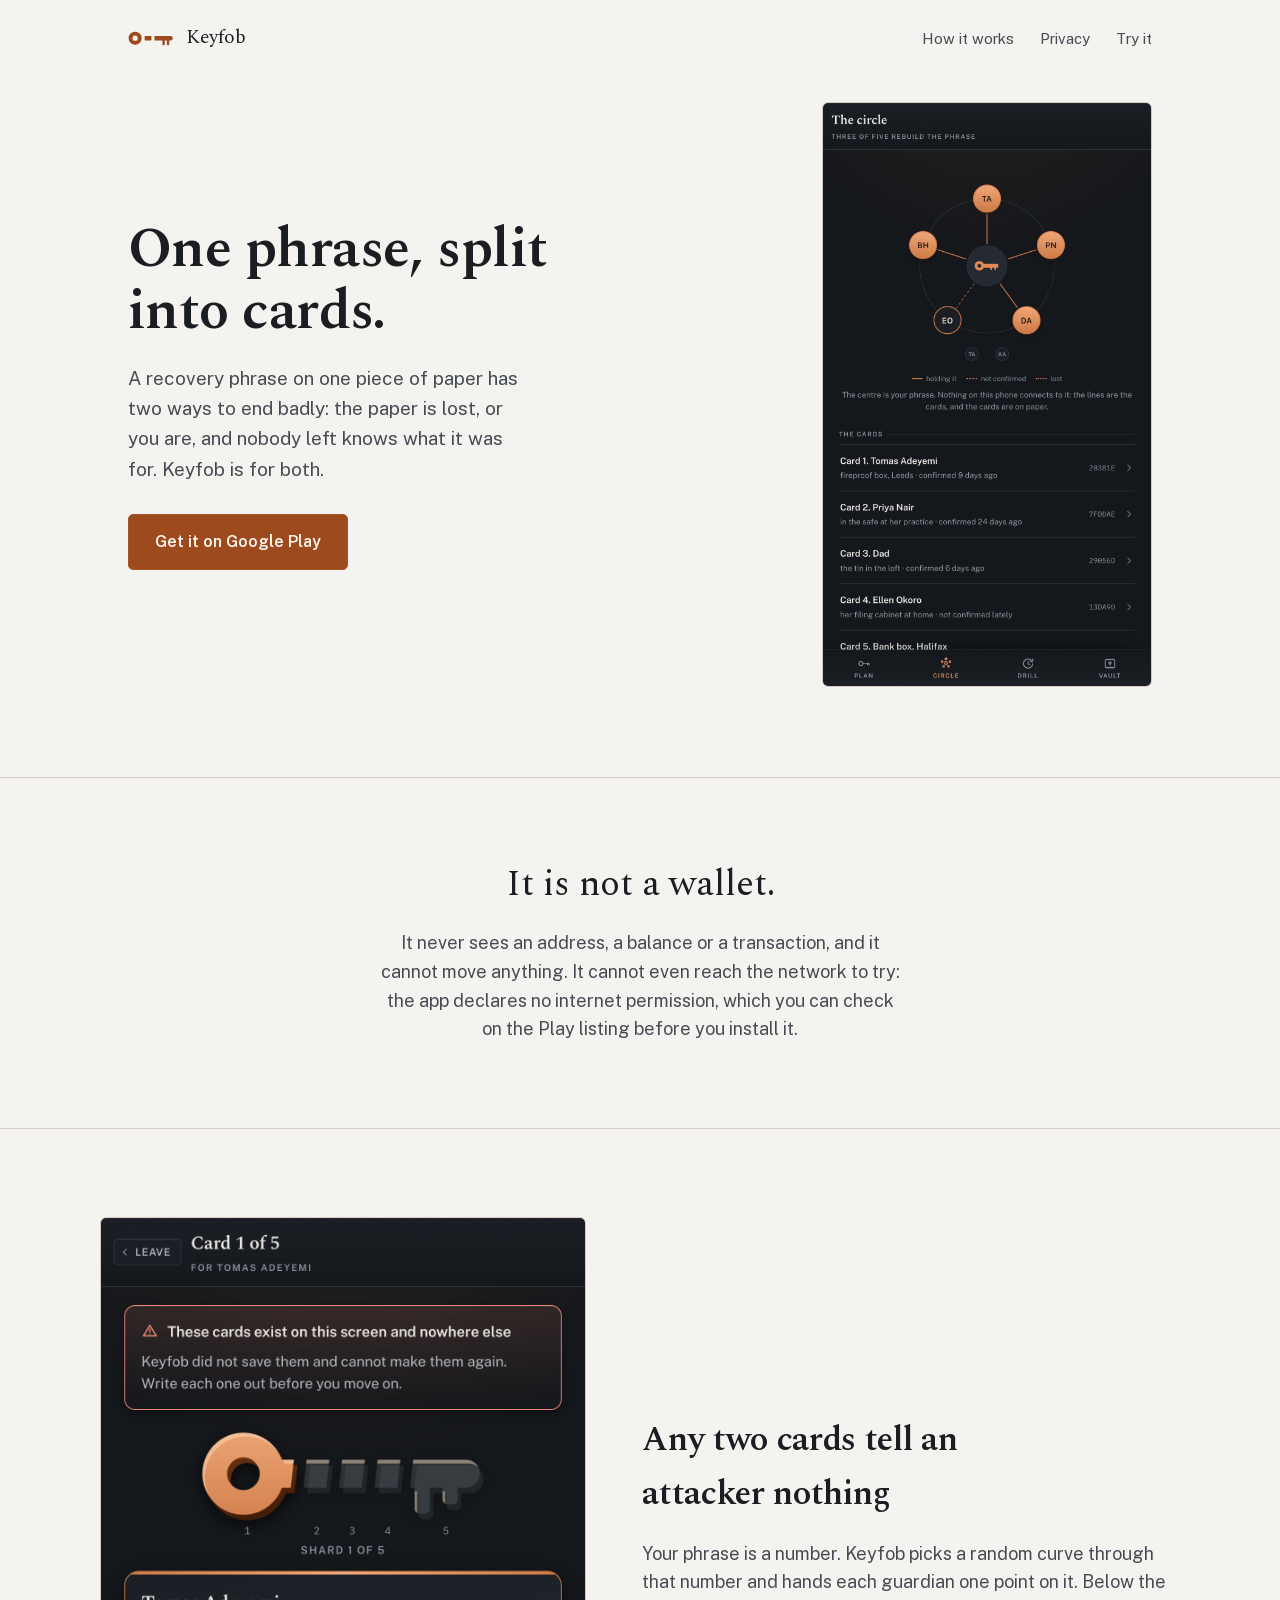
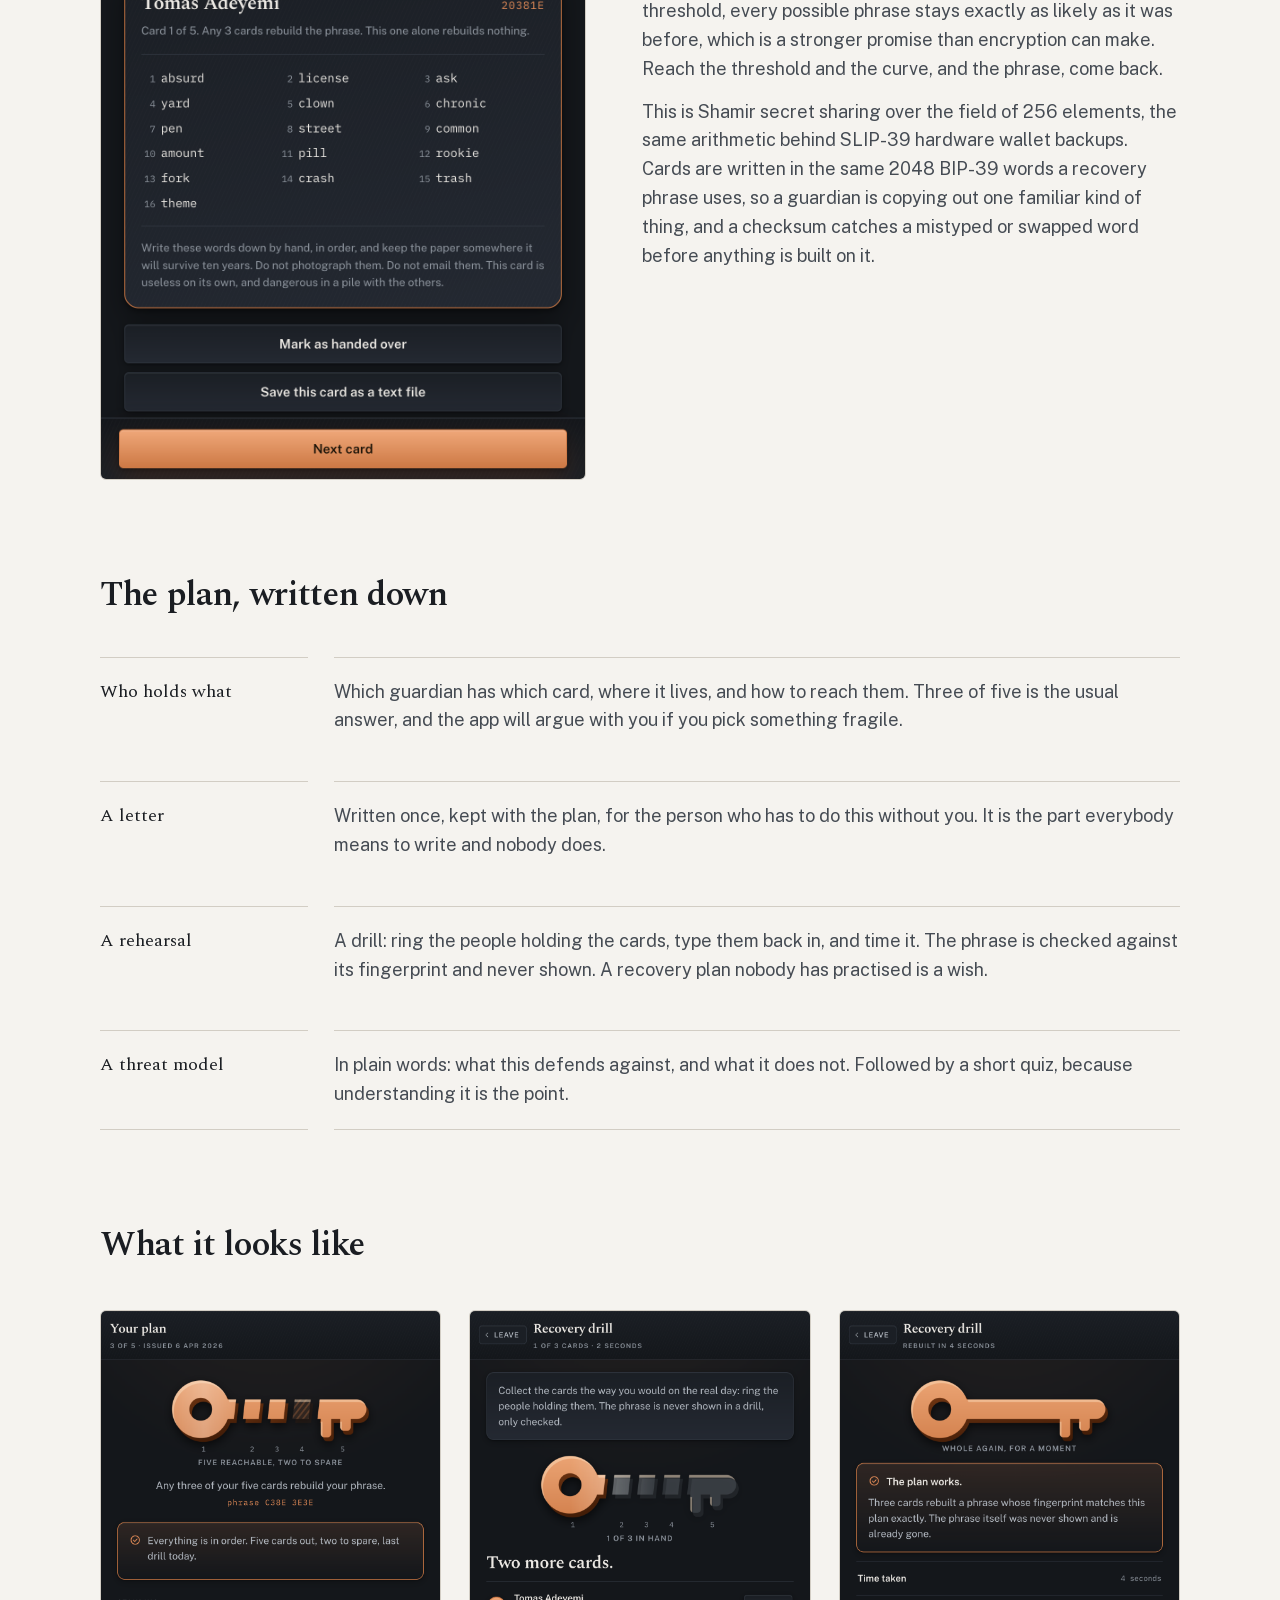
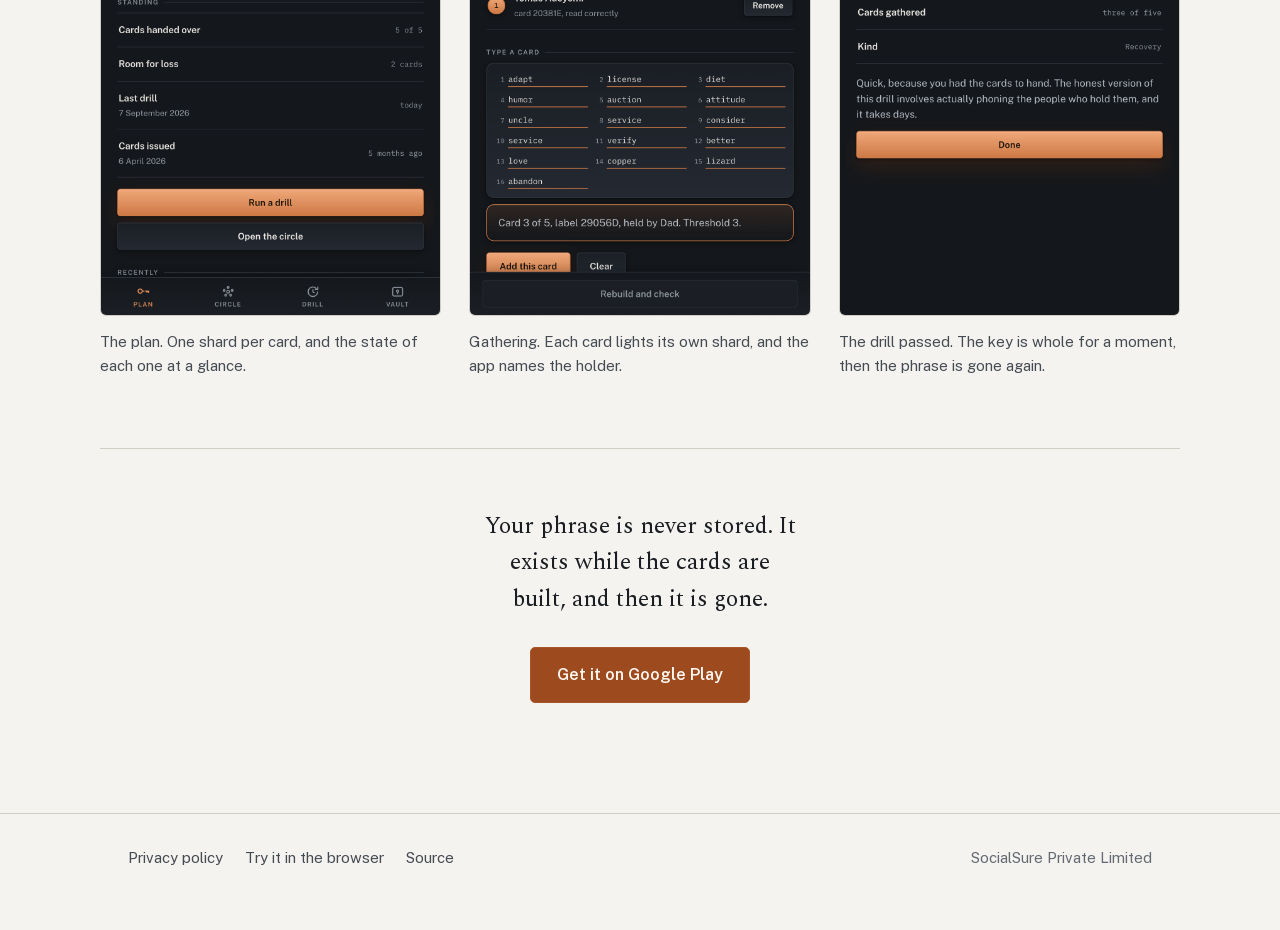
<file: docs/index.html>
<!doctype html>
<html lang="en">
<head>
<meta charset="utf-8">
<meta name="viewport" content="width=device-width, initial-scale=1">
<title>Keyfob. One phrase, split into cards.</title>
<meta name="description" content="Turn one recovery phrase into guardian cards using Shamir secret sharing, write down the plan, and rehearse it. Offline, and never a wallet.">
<meta property="og:title" content="Keyfob. One phrase, split into cards.">
<meta property="og:description" content="A recovery phrase on one piece of paper has two ways to end badly. This is for both.">
<link rel="icon" href="shots/icon.png">
<link rel="stylesheet" href="fonts/fonts.css">
<style>
  :root {
    --bg: #F5F3EF; --card: #EDEAE4; --fg: #1A1D22; --soft: #454B53; --faint: #636A73;
    --hair: #D2CDC4; --cu: #9C4A1E; --cu-line: #A9552A; --on-cu: #FFF6EF;
    --sans: "Public Sans", system-ui, -apple-system, sans-serif;
    --serif: "Spectral", Iowan Old Style, Georgia, serif;
  }
  @media (prefers-color-scheme: dark) {
    :root { --bg: #14171B; --card: #1B1F25; --fg: #ECE9E4; --soft: #B3B9C1; --faint: #8D949D;
            --hair: #2E343D; --cu: #E28B57; --cu-line: #CE7A46; --on-cu: #1A1207; }
  }
  * { box-sizing: border-box; }
  body { margin: 0; background: var(--bg); color: var(--fg); font-family: var(--sans);
         font-size: 18px; line-height: 1.6; -webkit-font-smoothing: antialiased; }
  .wrap { max-width: 1080px; margin: 0 auto; padding: 0 28px; }
  a { color: var(--cu); }
  h1, h2, h3 { font-family: var(--serif); font-weight: 600; letter-spacing: -0.01em; }

  .cta { display: inline-block; background: var(--cu); color: var(--on-cu); text-decoration: none;
         padding: 14px 26px; border-radius: 5px; font-size: 16px; font-weight: 600;
         border: 1px solid var(--cu-line); transition: transform .15s ease; }
  .cta:active { transform: translateY(1px); }

  nav { display: flex; align-items: center; justify-content: space-between; height: 76px; }
  .mark { display: flex; align-items: center; gap: 12px; font-family: var(--serif); font-size: 19px; }
  .mark svg { display: block; width: 46px; height: auto; }
  .mark svg .k { fill: var(--cu); }
  nav a { color: var(--soft); text-decoration: none; font-size: 15px; margin-left: 22px; }
  nav a:hover { color: var(--fg); }

  .hero { display: grid; grid-template-columns: 1.05fr .95fr; gap: 56px; align-items: center; padding: 26px 0 90px; }
  .hero h1 { font-size: clamp(36px, 4.8vw, 56px); line-height: 1.1; margin: 0 0 20px; }
  .hero p { font-size: 19px; color: var(--soft); margin: 0 0 30px; max-width: 34ch; }
  .shot { width: 100%; height: auto; border-radius: 6px; border: 1px solid var(--hair); display: block; }
  .hero .shot { max-width: 330px; margin-left: auto; }

  .notwallet { border-top: 1px solid var(--hair); border-bottom: 1px solid var(--hair);
               padding: 84px 0; text-align: center; }
  .notwallet p.big { font-family: var(--serif); font-size: clamp(26px, 3.4vw, 36px); line-height: 1.3;
    margin: 0 auto 20px; max-width: 22ch; }
  .notwallet p.after { color: var(--soft); max-width: 48ch; margin: 0 auto; }

  .maths { padding: 88px 0; display: grid; grid-template-columns: .95fr 1.05fr; gap: 56px; align-items: center; }
  .maths h2 { font-size: clamp(26px, 3vw, 34px); margin: 0 0 18px; max-width: 18ch; }
  .maths p { color: var(--soft); margin: 0 0 14px; }

  .plan { padding: 0 0 88px; }
  .plan h2 { font-size: clamp(26px, 3vw, 34px); margin: 0 0 34px; }
  .rows { display: grid; grid-template-columns: 13rem 1fr; gap: 26px; }
  .rows > div { padding: 20px 0; border-top: 1px solid var(--hair); }
  .rows > div:nth-last-child(-n+2) { border-bottom: 1px solid var(--hair); }
  .rows .k { font-family: var(--serif); font-size: 18px; }
  .rows p { margin: 0; color: var(--soft); }

  .gallery { padding: 0 0 70px; }
  .gallery h2 { font-size: clamp(26px, 3vw, 34px); margin: 0 0 38px; }
  .strip { display: grid; grid-template-columns: repeat(3, 1fr); gap: 28px; }
  .strip figure { margin: 0; }
  .strip figcaption { color: var(--soft); font-size: 15px; margin-top: 14px; }

  .close { text-align: center; padding: 60px 0 110px; border-top: 1px solid var(--hair); }
  .close p { font-family: var(--serif); font-size: 23px; max-width: 26ch; margin: 0 auto 28px; }

  footer { border-top: 1px solid var(--hair); padding: 32px 0 60px; color: var(--faint); font-size: 15px; }
  footer .r { display: flex; justify-content: space-between; gap: 20px; flex-wrap: wrap; }
  footer a { color: var(--soft); text-decoration: none; margin-right: 18px; }

  .reveal { opacity: 0; transform: translateY(14px); transition: opacity .6s ease, transform .6s ease; }
  .reveal.in { opacity: 1; transform: none; }
  @media (prefers-reduced-motion: reduce) { .reveal { opacity: 1; transform: none; transition: none } }

  @media (max-width: 860px) {
    .hero, .maths { grid-template-columns: 1fr; gap: 34px; }
    .hero .shot, .maths .shot { max-width: 320px; margin: 0 auto; }
    .rows { grid-template-columns: 1fr; gap: 6px; }
    .rows > div { padding: 16px 0 8px; }
    .strip { grid-template-columns: 1fr; max-width: 330px; margin: 0 auto; gap: 40px; }
    nav a { margin-left: 14px; font-size: 14px; }
  }
</style>
</head>
<body>

<div class="wrap">
  <nav>
    <span class="mark">
      <svg viewBox="0 0 310 104" aria-hidden="true">
        <g class="k">
          <path d="M4 55a44 44 0 0 1 88 0 44 44 0 0 1-88 0Zm44-17.5a17.5 17.5 0 1 0 0 35 17.5 17.5 0 0 0 0-35Z"/>
          <rect x="112" y="40" width="46" height="30" rx="4"/>
          <path d="M178 40h109a15 15 0 0 1 15 15 15 15 0 0 1-15 15h-9v28a5.6 5.6 0 0 1-5.6 5.6h-4.8A5.6 5.6 0 0 1 262 98V70h-14v28a5.6 5.6 0 0 1-5.6 5.6h-4.8A5.6 5.6 0 0 1 232 98V70h-54Z"/>
        </g>
      </svg> Keyfob</span>
    <span>
      <a href="#maths">How it works</a>
      <a href="privacy-policy.html">Privacy</a>
      <a href="play/">Try it</a>
    </span>
  </nav>

  <header class="hero">
    <div>
      <h1>One phrase, split into cards.</h1>
      <p>A recovery phrase on one piece of paper has two ways to end badly: the paper is lost, or you
        are, and nobody left knows what it was for. Keyfob is for both.</p>
      <a class="cta" href="https://play.google.com/store/apps/details?id=com.mohdshayan.keyfob">Get it on Google Play</a>
    </div>
    <img class="shot reveal" src="shots/01-circle.png" width="1080" height="1920"
         alt="The circle: the phrase at the centre, one card in each pair of hands around it.">
  </header>
</div>

<section class="notwallet">
  <div class="wrap">
    <p class="big">It is not a wallet.</p>
    <p class="after">It never sees an address, a balance or a transaction, and it cannot move anything.
      It cannot even reach the network to try: the app declares no internet permission, which you can
      check on the Play listing before you install it.</p>
  </div>
</section>

<section class="maths wrap" id="maths">
  <img class="shot reveal" src="shots/03-card.png" width="1080" height="1920"
       alt="A guardian card written out in BIP-39 words with its number, threshold and checksum.">
  <div>
    <h2>Any two cards tell an attacker nothing</h2>
    <p>Your phrase is a number. Keyfob picks a random curve through that number and hands each guardian
      one point on it. Below the threshold, every possible phrase stays exactly as likely as it was
      before, which is a stronger promise than encryption can make. Reach the threshold and the curve,
      and the phrase, come back.</p>
    <p>This is Shamir secret sharing over the field of 256 elements, the same arithmetic behind SLIP-39
      hardware wallet backups. Cards are written in the same 2048 BIP-39 words a recovery phrase uses, so
      a guardian is copying out one familiar kind of thing, and a checksum catches a mistyped or swapped
      word before anything is built on it.</p>
  </div>
</section>

<section class="plan wrap">
  <h2>The plan, written down</h2>
  <div class="rows">
    <div class="k">Who holds what</div>
    <div><p>Which guardian has which card, where it lives, and how to reach them. Three of five is the
      usual answer, and the app will argue with you if you pick something fragile.</p></div>
    <div class="k">A letter</div>
    <div><p>Written once, kept with the plan, for the person who has to do this without you. It is the
      part everybody means to write and nobody does.</p></div>
    <div class="k">A rehearsal</div>
    <div><p>A drill: ring the people holding the cards, type them back in, and time it. The phrase is
      checked against its fingerprint and never shown. A recovery plan nobody has practised is a wish.</p></div>
    <div class="k">A threat model</div>
    <div><p>In plain words: what this defends against, and what it does not. Followed by a short quiz,
      because understanding it is the point.</p></div>
  </div>
</section>

<section class="gallery wrap">
  <h2>What it looks like</h2>
  <div class="strip">
    <figure class="reveal">
      <img class="shot" src="shots/02-plan.png" width="1080" height="1920" alt="The plan screen: a key drawn in five shards, one per card, above the standing of each.">
      <figcaption>The plan. One shard per card, and the state of each one at a glance.</figcaption>
    </figure>
    <figure class="reveal">
      <img class="shot" src="shots/04-gather.png" width="1080" height="1920" alt="Gathering cards during a drill, with one shard of the key lit for the card entered.">
      <figcaption>Gathering. Each card lights its own shard, and the app names the holder.</figcaption>
    </figure>
    <figure class="reveal">
      <img class="shot" src="shots/05-drill.png" width="1080" height="1920" alt="A passed drill, with the key drawn whole again and the time it took.">
      <figcaption>The drill passed. The key is whole for a moment, then the phrase is gone again.</figcaption>
    </figure>
  </div>
</section>

<section class="close wrap">
  <p>Your phrase is never stored. It exists while the cards are built, and then it is gone.</p>
  <a class="cta" href="https://play.google.com/store/apps/details?id=com.mohdshayan.keyfob">Get it on Google Play</a>
</section>

<footer>
  <div class="wrap r">
    <span>
      <a href="privacy-policy.html">Privacy policy</a>
      <a href="play/">Try it in the browser</a>
      <a href="https://github.com/shayanmohd/keyfob">Source</a>
    </span>
    <span>SocialSure Private Limited</span>
  </div>
</footer>

<script>
  const io = new IntersectionObserver((es) => {
    for (const e of es) if (e.isIntersecting) { e.target.classList.add('in'); io.unobserve(e.target) }
  }, { threshold: 0.15 });
  document.querySelectorAll('.reveal').forEach(el => io.observe(el));
</script>
</body>
</html>
</file>
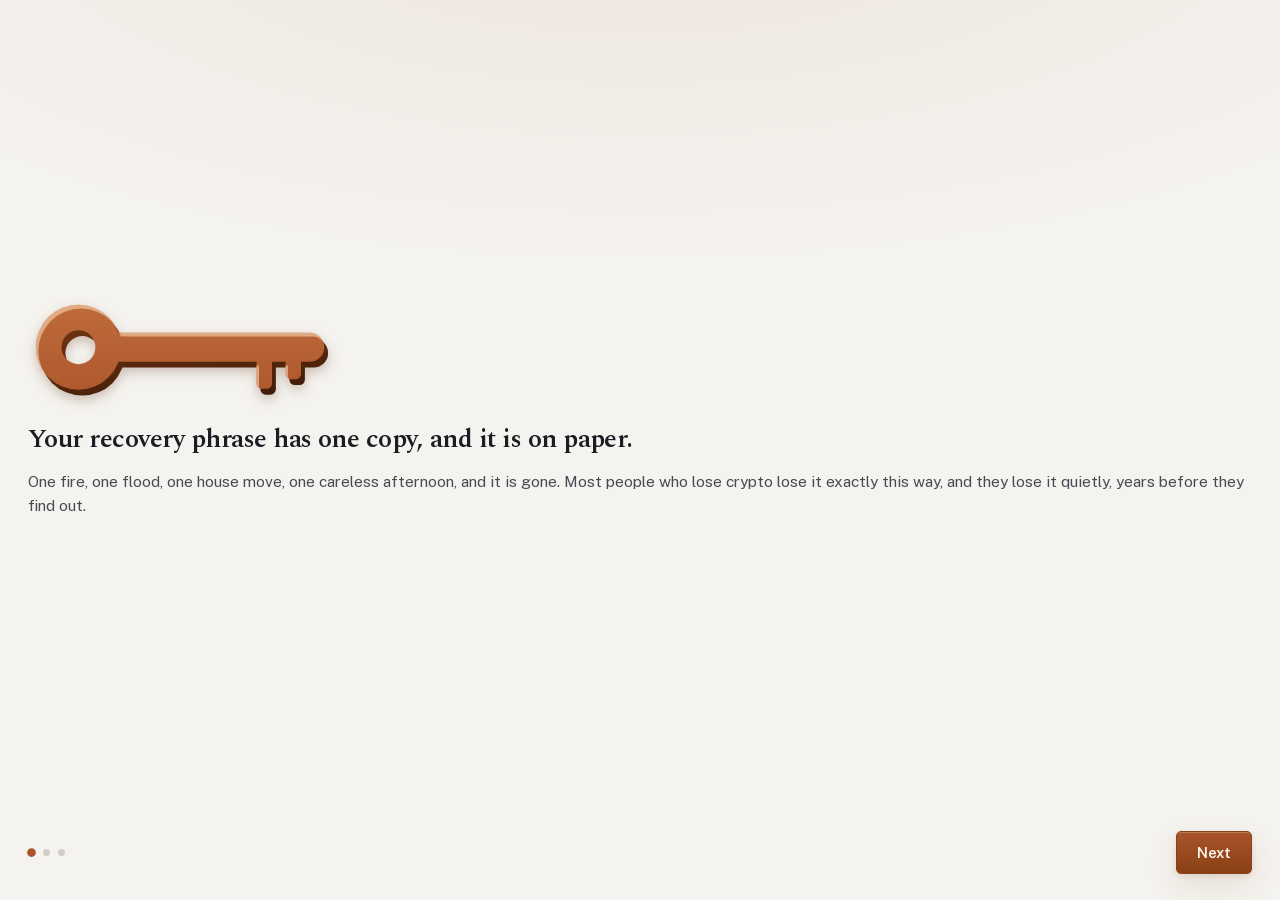
<file: web/index.html>
<!doctype html>
<html lang="en">
<head>
<meta charset="utf-8">
<meta name="viewport" content="width=device-width, initial-scale=1, maximum-scale=1, user-scalable=no, viewport-fit=cover">
<meta name="color-scheme" content="light dark">
<title>Keyfob</title>
<link rel="icon" href="data:,">
<link rel="stylesheet" href="fonts/fonts.css">
<link rel="stylesheet" href="css/style.css">
</head>
<body>

<main id="stage">

  <!-- ONBOARDING -->
  <section class="screen" id="onboard" hidden>
    <div class="ob-track" id="obTrack"></div>
    <div class="ob-foot">
      <div class="ob-dots" id="obDots"></div>
      <button class="btn" id="obNext" type="button">Next</button>
    </div>
  </section>

  <!-- PLAN -->
  <section class="screen view" id="v-plan" hidden>
    <header class="bar">
      <div class="bar-mid"><p class="bar-title">Your plan</p><p class="bar-sub" id="planSub"></p></div>
    </header>
    <div class="scroller" id="planBody"></div>
  </section>

  <!-- CIRCLE -->
  <section class="screen view" id="v-circle" hidden>
    <header class="bar">
      <div class="bar-mid"><p class="bar-title">The circle</p><p class="bar-sub" id="circleSub"></p></div>
    </header>
    <div class="scroller" id="circleBody"></div>
  </section>

  <!-- DRILL -->
  <section class="screen view" id="v-drill" hidden>
    <header class="bar">
      <div class="bar-mid"><p class="bar-title">Drill</p><p class="bar-sub" id="drillSub"></p></div>
    </header>
    <div class="scroller" id="drillBody"></div>
  </section>

  <!-- VAULT -->
  <section class="screen view" id="v-vault" hidden>
    <header class="bar">
      <div class="bar-mid"><p class="bar-title">Vault</p><p class="bar-sub">Settings, papers and proofs</p></div>
    </header>
    <div class="scroller" id="vaultBody"></div>
  </section>

  <!-- BUILD (the ceremony) -->
  <section class="screen" id="v-build" hidden>
    <header class="bar">
      <button class="icon" id="buildBack" type="button">Back</button>
      <div class="bar-mid"><p class="bar-title" id="buildTitle"></p><p class="bar-sub" id="buildStep"></p></div>
      <span class="icon spacer" aria-hidden="true">Back</span>
    </header>
    <div class="progress"><span id="buildBarFill"></span></div>
    <div class="scroller" id="buildBody"></div>
    <div class="footbar" id="buildFoot"></div>
  </section>

  <!-- CARDS -->
  <section class="screen" id="v-cards" hidden>
    <header class="bar">
      <button class="icon" id="cardsBack" type="button">Leave</button>
      <div class="bar-mid"><p class="bar-title" id="cardsTitle"></p><p class="bar-sub" id="cardsSub"></p></div>
      <span class="icon spacer" aria-hidden="true">Leave</span>
    </header>
    <div class="scroller" id="cardsBody"></div>
    <div class="footbar" id="cardsFoot"></div>
  </section>

  <!-- GATHER: drills and rebuilds both come here -->
  <section class="screen" id="v-gather" hidden>
    <header class="bar">
      <button class="icon" id="gatherBack" type="button">Leave</button>
      <div class="bar-mid"><p class="bar-title" id="gatherTitle"></p><p class="bar-sub" id="gatherSub"></p></div>
      <span class="icon spacer" aria-hidden="true">Leave</span>
    </header>
    <div class="scroller" id="gatherBody"></div>
    <div class="footbar" id="gatherFoot"></div>
  </section>

  <!-- ONE GUARDIAN -->
  <section class="screen" id="v-guardian" hidden>
    <header class="bar">
      <button class="icon" id="gdnBack" type="button">Back</button>
      <div class="bar-mid"><p class="bar-title" id="gdnTitle"></p><p class="bar-sub" id="gdnSub"></p></div>
      <span class="icon spacer" aria-hidden="true">Back</span>
    </header>
    <div class="scroller" id="gdnBody"></div>
  </section>

  <!-- HEIRS AND THE LETTER -->
  <section class="screen" id="v-letter" hidden>
    <header class="bar">
      <button class="icon" id="letterBack" type="button">Back</button>
      <div class="bar-mid"><p class="bar-title">Heirs and the letter</p><p class="bar-sub" id="letterSub"></p></div>
      <span class="icon spacer" aria-hidden="true">Back</span>
    </header>
    <div class="scroller" id="letterBody"></div>
  </section>

  <!-- COMPREHENSION CHECK -->
  <section class="screen" id="v-quiz" hidden>
    <header class="bar">
      <button class="icon" id="quizBack" type="button">Back</button>
      <div class="bar-mid"><p class="bar-title">Do you understand it</p><p class="bar-sub" id="quizSub"></p></div>
      <span class="icon spacer" aria-hidden="true">Back</span>
    </header>
    <div class="scroller" id="quizBody"></div>
  </section>

  <!-- THREAT MODEL -->
  <section class="screen" id="v-threat" hidden>
    <header class="bar">
      <button class="icon" id="threatBack" type="button">Back</button>
      <div class="bar-mid"><p class="bar-title">What this protects</p><p class="bar-sub">And what it does not</p></div>
      <span class="icon spacer" aria-hidden="true">Back</span>
    </header>
    <div class="scroller" id="threatBody"></div>
  </section>

</main>

<nav id="tabs" hidden>
  <button data-view="plan" class="tab is-on" type="button">Plan</button>
  <button data-view="circle" class="tab" type="button">Circle</button>
  <button data-view="drill" class="tab" type="button">Drill</button>
  <button data-view="vault" class="tab" type="button">Vault</button>
</nav>

<!-- a confirm that has to be read -->
<div id="sheet" class="sheet" hidden>
  <div class="sheet-panel">
    <p class="sheet-title" id="sheetTitle"></p>
    <p class="sheet-body" id="sheetBody"></p>
    <div class="btnrow">
      <button class="btn" id="sheetGo" type="button">Continue</button>
      <button class="btn ghost" id="sheetNo" type="button">Cancel</button>
    </div>
  </div>
</div>

<p id="toast" class="toast" role="status" aria-live="polite" hidden></p>

<script src="js/sha256.js"></script>
<script src="js/bip39.js"></script>
<script src="js/shamir.js"></script>
<script src="js/content.js"></script>
<script src="js/store.js"></script>
<script src="js/circle.js"></script>
<script src="js/mark.js"></script>
<script src="js/icons.js"></script>
<script src="js/words.js"></script>
<script src="js/app.js"></script>
</body>
</html>
</file>
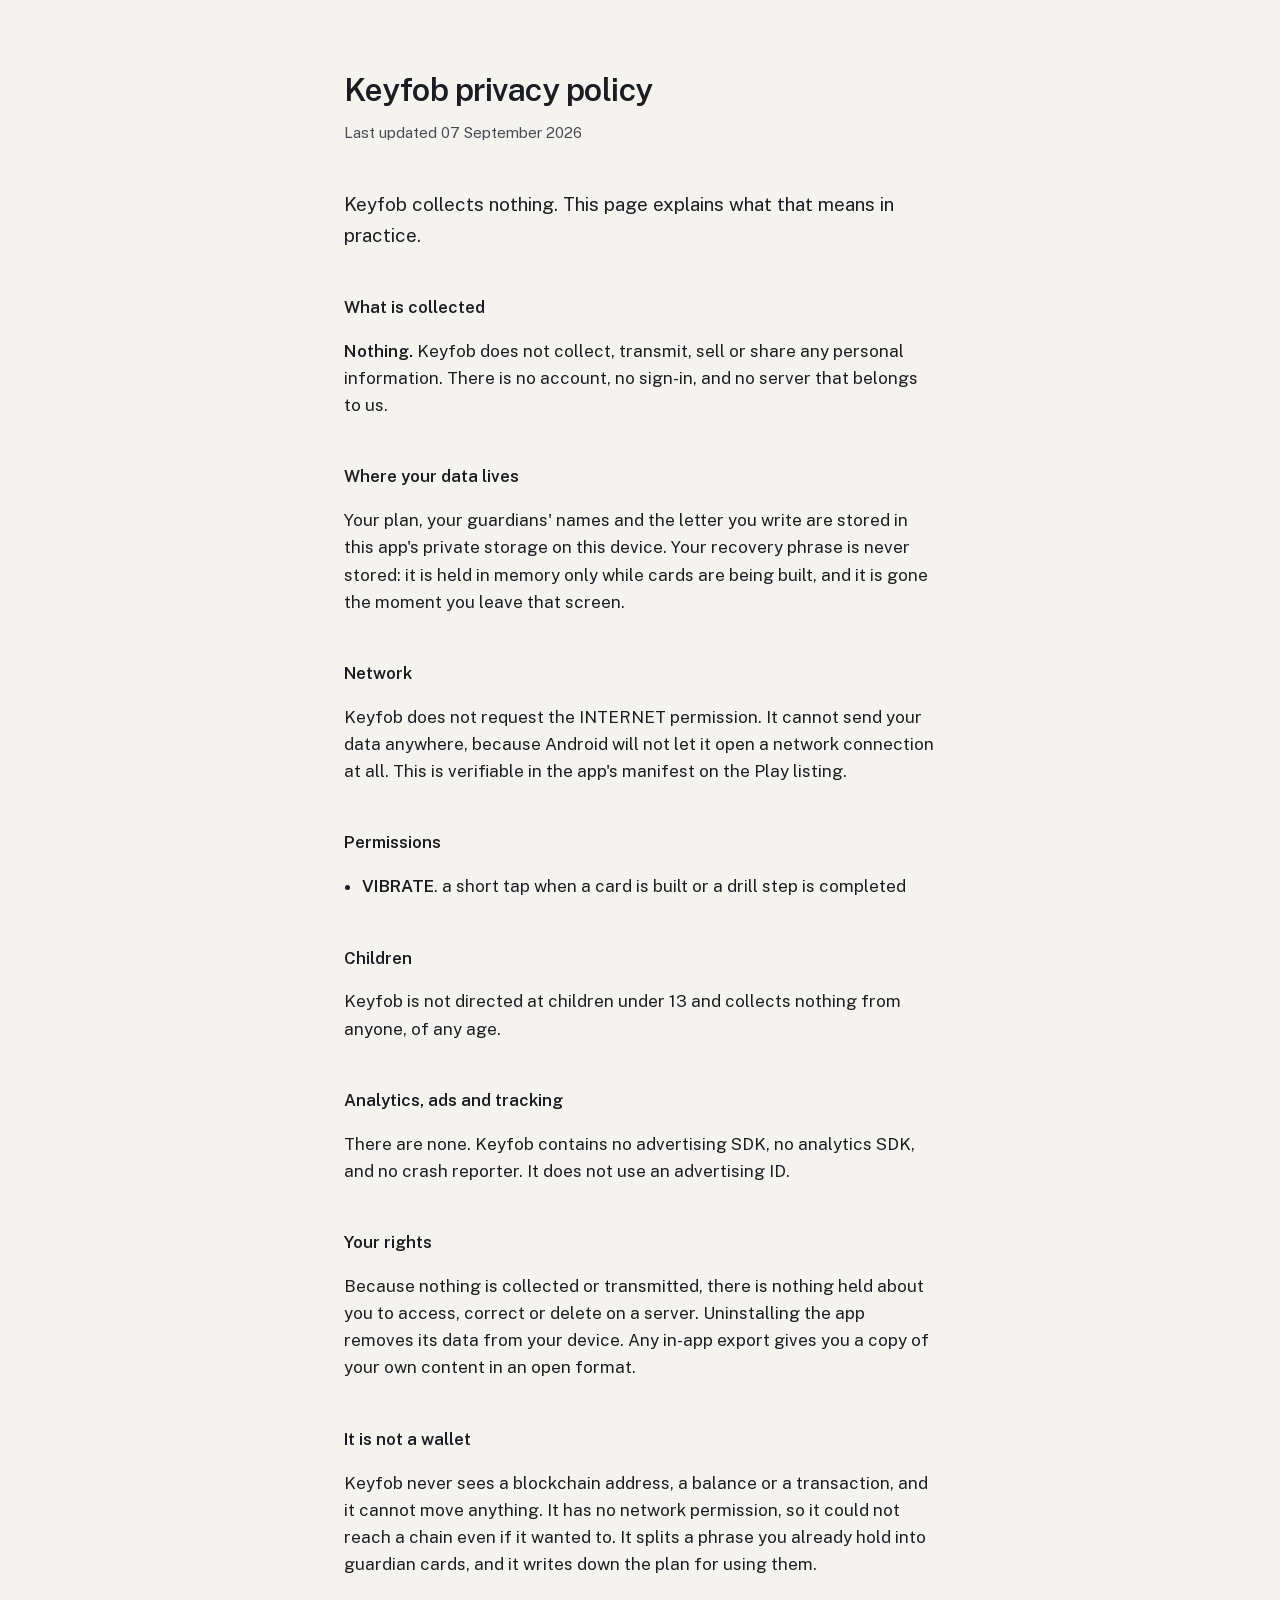
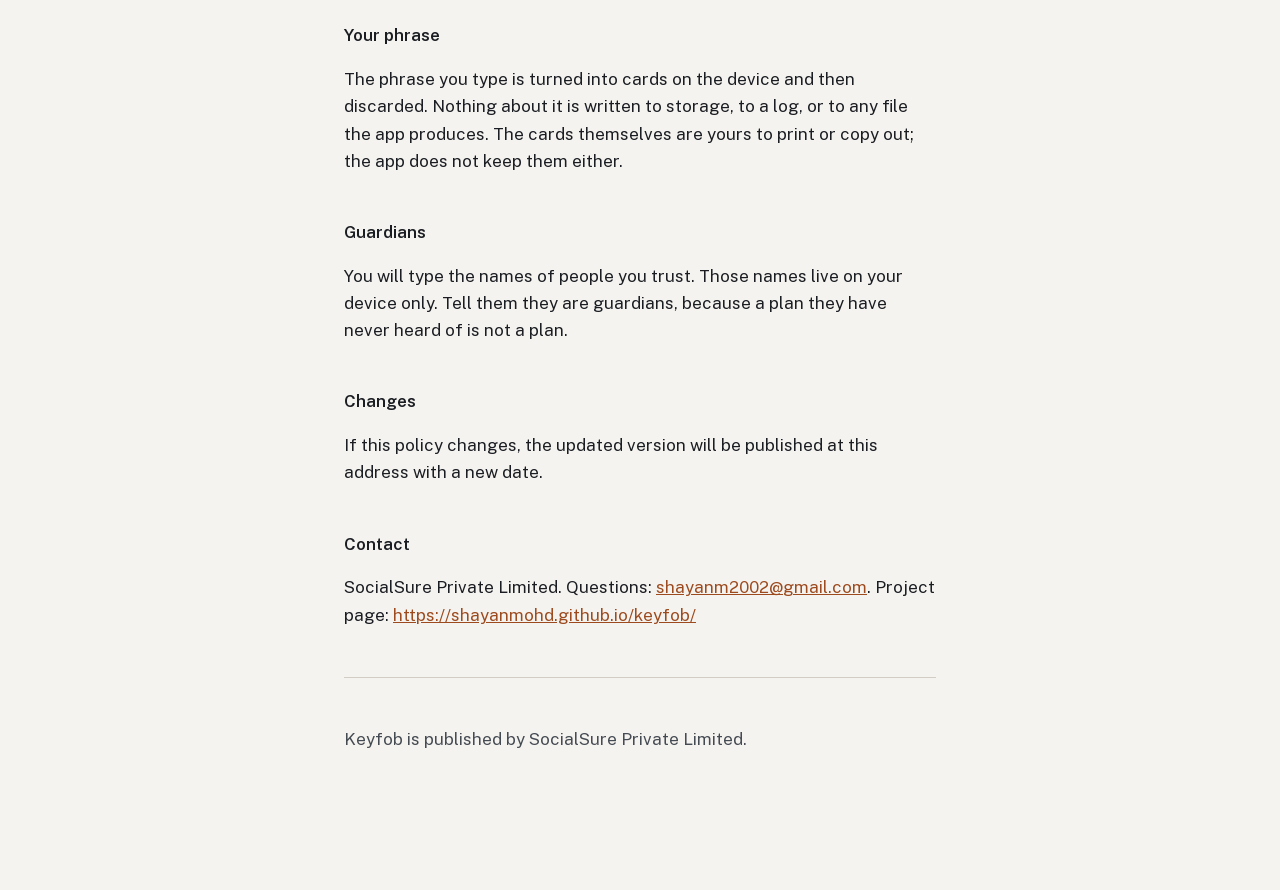
<file: docs/privacy-policy.html>
<!doctype html>
<html lang="en">
<head>
<meta charset="utf-8">
<meta name="viewport" content="width=device-width, initial-scale=1">
<title>Keyfob privacy policy</title>
<link rel="stylesheet" href="fonts/fonts.css">
<style>
  :root { color-scheme: light dark; --bg:#F5F3EF; --fg:#1A1D22; --muted:#454B53; --hair:#D2CDC4; --accent:#9C4A1E; }
  @media (prefers-color-scheme: dark) {
    :root { --bg:#14171B; --fg:#ECE9E4; --muted:#B3B9C1; --hair:#2E343D; --accent:#E28B57; }
  }
  * { box-sizing: border-box; }
  body { margin: 0 auto; padding: 64px 24px 120px; max-width: 40rem;
    font-family: "Public Sans", system-ui, -apple-system, sans-serif; font-size: 17px; line-height: 1.6;
    background: var(--bg); color: var(--fg); }
  h1 { font-size: 2rem; letter-spacing: -0.015em; margin: 0 0 6px; font-weight: 600; }
  h2 { font-size: 1.05rem; margin: 44px 0 8px; font-weight: 600; }
  .meta { color: var(--muted); margin: 0 0 44px; font-size: 15px; }
  p, li { color: var(--fg); }
  .muted { color: var(--muted); }
  ul { padding-left: 1.1rem; }
  li { margin-bottom: 6px; }
  a { color: var(--accent); }
  hr { border: 0; border-top: 1px solid var(--hair); margin: 48px 0; }
  .lead { font-size: 19px; }
</style>
</head>
<body>
<h1>Keyfob privacy policy</h1>
<p class="meta">Last updated 07 September 2026</p>

<p class="lead">Keyfob collects nothing. This page explains what that means in practice.</p>

<h2>What is collected</h2>
<p><b>Nothing.</b> Keyfob does not collect, transmit, sell or share any personal information. There is no account, no sign-in, and no server that belongs to us.</p>

<h2>Where your data lives</h2>
<p>Your plan, your guardians&#x27; names and the letter you write are stored in this app&#x27;s private storage on this device. Your recovery phrase is never stored: it is held in memory only while cards are being built, and it is gone the moment you leave that screen.</p>

<h2>Network</h2>
<p>Keyfob does not request the INTERNET permission. It cannot send your data anywhere, because Android will not let it open a network connection at all. This is verifiable in the app's manifest on the Play listing.</p>

<h2>Permissions</h2>
<ul><li><b>VIBRATE</b>. a short tap when a card is built or a drill step is completed</li></ul>

<h2>Children</h2>
<p>Keyfob is not directed at children under 13 and collects nothing from anyone, of any age.</p>

<h2>Analytics, ads and tracking</h2>
<p>There are none. Keyfob contains no advertising SDK, no analytics SDK, and no crash reporter.
It does not use an advertising ID.</p>

<h2>Your rights</h2>
<p>Because nothing is collected or transmitted, there is nothing held about you to access, correct or
delete on a server. Uninstalling the app removes its data from your device. Any in-app export gives
you a copy of your own content in an open format.</p>
<h2>It is not a wallet</h2><p>Keyfob never sees a blockchain address, a balance or a transaction, and it cannot move anything. It has no network permission, so it could not reach a chain even if it wanted to. It splits a phrase you already hold into guardian cards, and it writes down the plan for using them.</p><h2>Your phrase</h2><p>The phrase you type is turned into cards on the device and then discarded. Nothing about it is written to storage, to a log, or to any file the app produces. The cards themselves are yours to print or copy out; the app does not keep them either.</p><h2>Guardians</h2><p>You will type the names of people you trust. Those names live on your device only. Tell them they are guardians, because a plan they have never heard of is not a plan.</p>
<h2>Changes</h2>
<p>If this policy changes, the updated version will be published at this address with a new date.</p>

<h2>Contact</h2>
<p>SocialSure Private Limited. Questions: <a href="mailto:shayanm2002@gmail.com">shayanm2002@gmail.com</a>. Project page: <a href="https://shayanmohd.github.io/keyfob/">https://shayanmohd.github.io/keyfob/</a></p>

<hr>
<p class="muted">Keyfob is published by SocialSure Private Limited.</p>
</body>
</html>
</file>
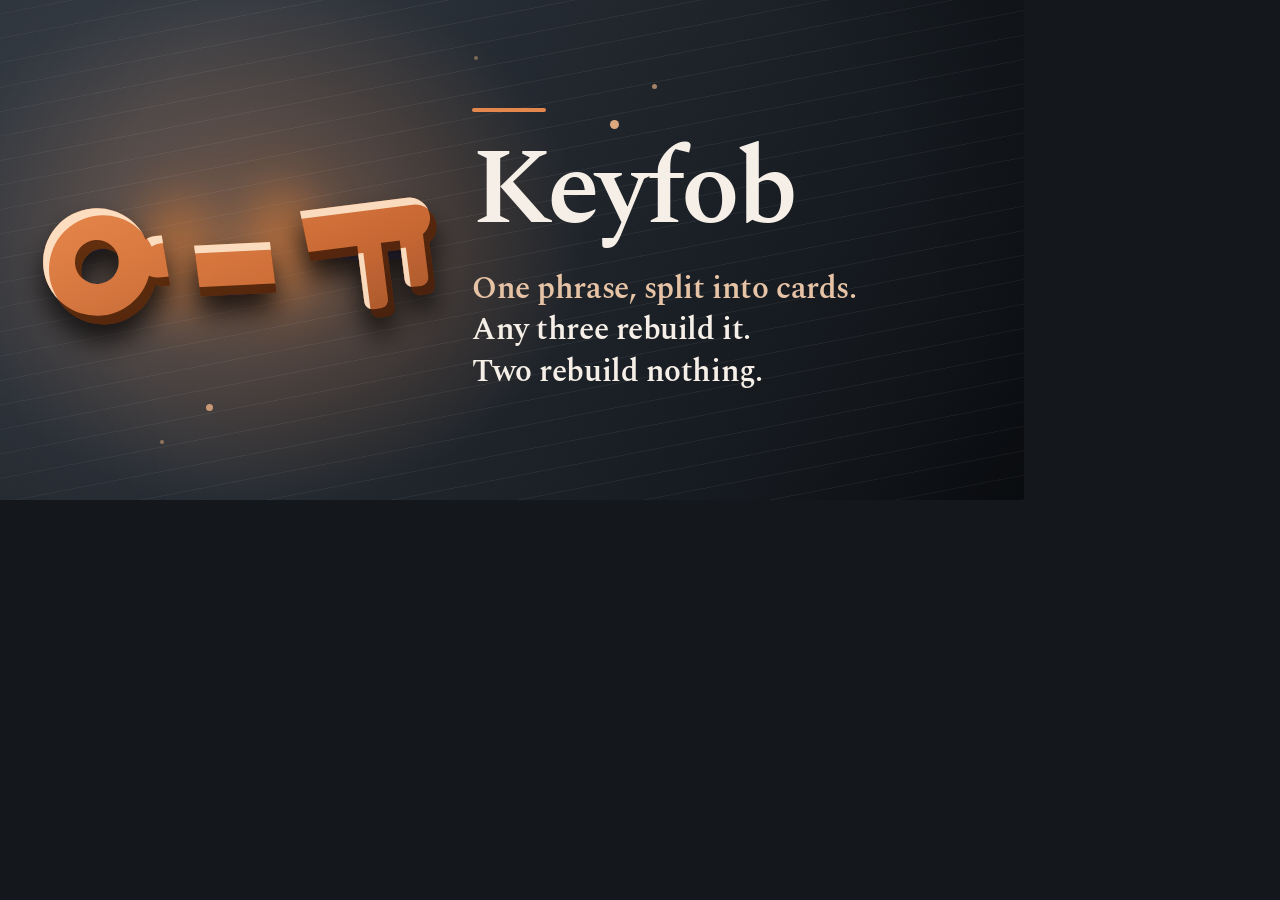
<file: store/feature.html>
<!doctype html>
<meta charset="utf-8">
<title>Keyfob</title>
<style>
  @font-face {
    font-family: "Display";
    src: url("display.ttf") format("truetype");
    font-weight: 400 700;
  }
  * { margin: 0; padding: 0; box-sizing: border-box; }
  html, body { width: 1024px; height: 500px; overflow: hidden; }
  body {
    background: #14171B;
    font-family: "Display", Georgia, serif;
    color: #ECE9E4;
    position: relative;
  }
  .world {
    position: absolute; inset: 0;
    background:
      radial-gradient(52% 86% at 25% 48%, rgba(255, 164, 105, 0.34), rgba(196, 101, 47, 0) 62%),
      linear-gradient(118deg, #3D454F 0%, #232930 44%, #0C0F13 100%);
  }
  .brush {
    position: absolute; inset: 0; opacity: 0.055;
    background: repeating-linear-gradient(-11deg,
      rgba(255, 255, 255, 0.9) 0 1px, rgba(255, 255, 255, 0) 1px 24px);
  }
  .vign {
    position: absolute; inset: 0;
    background: radial-gradient(76% 120% at 50% 50%, rgba(0,0,0,0) 52%, rgba(0,0,0,0.42) 100%);
  }
  .chip { position: absolute; border-radius: 50%; background: #FFC08C; }
  .wrap {
    position: absolute; inset: 0; display: grid;
    grid-template-columns: 468px 1fr; align-items: center;
  }
  .mark { display: flex; align-items: center; justify-content: center; }
  .mark svg { width: 452px; height: 306px; }
  .say { padding: 0 56px 0 4px; }
  .name {
    font-size: 108px; font-weight: 700; letter-spacing: -0.035em; line-height: 0.98;
    color: #F6EFE7;
  }
  .rule { width: 74px; height: 4px; background: #E4874C; border-radius: 2px; margin: 0 0 26px; }
  .line {
    margin-top: 24px; font-size: 31px; line-height: 1.34; letter-spacing: -0.014em;
    color: #E7C3A6; max-width: 500px;
  }
  .line b { color: #F6EFE7; font-weight: 700; }
</style>
<div class="world"></div>
<div class="brush"></div>
<div class="vign"></div>
<div class="chip" style="left:610px;top:120px;width:9px;height:9px;opacity:.85"></div>
<div class="chip" style="left:652px;top:84px;width:5px;height:5px;opacity:.6"></div>
<div class="chip" style="left:206px;top:404px;width:7px;height:7px;opacity:.7"></div>
<div class="chip" style="left:160px;top:440px;width:4px;height:4px;opacity:.45"></div>
<div class="chip" style="left:474px;top:56px;width:4px;height:4px;opacity:.4"></div>

<div class="wrap">
  <div class="mark">
    <!-- the launcher mark, drawn at size: one key snapped into three shards -->
    <svg viewBox="20 31 68 46" xmlns="http://www.w3.org/2000/svg">
      <defs>
        <linearGradient id="copper" x1="0.1" y1="0" x2="0.5" y2="1">
          <stop offset="0" stop-color="#FFDDB8"/>
          <stop offset="0.26" stop-color="#F49A5C"/>
          <stop offset="0.66" stop-color="#CA6229"/>
          <stop offset="1" stop-color="#8E3C12"/>
        </linearGradient>
        <linearGradient id="cutface" x1="0" y1="0" x2="0.3" y2="1">
          <stop offset="0" stop-color="#8C4419"/>
          <stop offset="1" stop-color="#381805"/>
        </linearGradient>
        <linearGradient id="brushedg" x1="0" y1="0" x2="0.2" y2="1">
          <stop offset="0" stop-color="#ffffff" stop-opacity="0.3"/>
          <stop offset="0.46" stop-color="#ffffff" stop-opacity="0"/>
          <stop offset="1" stop-color="#000000" stop-opacity="0.24"/>
        </linearGradient>
        <mask id="keymask" maskUnits="userSpaceOnUse" x="-60" y="-46" width="120" height="92">
          <rect x="-60" y="-46" width="120" height="92" fill="#000"/>
          <g fill="#fff">
            <circle cx="-22.5" cy="0" r="8.8"/>
            <rect x="-16" y="-3.4" width="47" height="6.8" rx="3.4"/>
            <rect x="18.6" y="-1" width="3.9" height="15" rx="1.35"/>
            <rect x="25.6" y="-1" width="3.9" height="12.2" rx="1.35"/>
          </g>
          <circle cx="-22.5" cy="0" r="3.6" fill="#000"/>
        </mask>
        <mask id="rimmask" maskUnits="userSpaceOnUse" x="-60" y="-46" width="120" height="92">
          <rect x="-60" y="-46" width="120" height="92" fill="#000"/>
          <g fill="#fff">
            <circle cx="-22.5" cy="0" r="8.8"/>
            <rect x="-16" y="-3.4" width="47" height="6.8" rx="3.4"/>
            <rect x="18.6" y="-1" width="3.9" height="15" rx="1.35"/>
            <rect x="25.6" y="-1" width="3.9" height="12.2" rx="1.35"/>
          </g>
          <circle cx="-22.5" cy="0" r="3.6" fill="#000"/>
          <g fill="#000" transform="translate(0.85 1.25)">
            <circle cx="-22.5" cy="0" r="8.8"/>
            <rect x="-16" y="-3.4" width="47" height="6.8" rx="3.4"/>
            <rect x="18.6" y="-1" width="3.9" height="15" rx="1.35"/>
            <rect x="25.6" y="-1" width="3.9" height="12.2" rx="1.35"/>
          </g>
        </mask>
        <clipPath id="slA" clipPathUnits="userSpaceOnUse">
          <polygon points="-60,-40 -14.5,-40 -8.1,40 -60,40"/>
        </clipPath>
        <clipPath id="slB" clipPathUnits="userSpaceOnUse">
          <polygon points="-9.9,-40 2.5,-40 8.9,40 -3.5,40"/>
        </clipPath>
        <clipPath id="slC" clipPathUnits="userSpaceOnUse">
          <polygon points="7.1,-40 60,-40 60,40 13.5,40"/>
        </clipPath>
        <filter id="drop" filterUnits="userSpaceOnUse" x="0" y="0" width="108" height="108">
          <feGaussianBlur in="SourceAlpha" stdDeviation="1.9"/>
          <feOffset dy="2.6" result="o"/>
          <feFlood flood-color="#05070A" flood-opacity="0.72"/>
          <feComposite in2="o" operator="in"/>
          <feMerge><feMergeNode/><feMergeNode in="SourceGraphic"/></feMerge>
        </filter>
        <filter id="emberblur" filterUnits="userSpaceOnUse" x="0" y="0" width="108" height="108">
          <feGaussianBlur stdDeviation="3.6"/>
        </filter>
        <g id="shardA" clip-path="url(#slA)">
          <g mask="url(#keymask)" transform="translate(0.9 1.5)"><rect x="-60" y="-46" width="120" height="92" fill="url(#cutface)"/></g>
          <g mask="url(#keymask)">
            <rect x="-60" y="-46" width="120" height="92" fill="url(#copper)"/>
            <rect x="-60" y="-46" width="120" height="92" fill="url(#brushedg)"/>
          </g>
          <g mask="url(#rimmask)"><rect x="-60" y="-46" width="120" height="92" fill="#FFE7CC" opacity="0.9"/></g>
        </g>
        <g id="shardB" clip-path="url(#slB)">
          <g mask="url(#keymask)" transform="translate(0.9 1.5)"><rect x="-60" y="-46" width="120" height="92" fill="url(#cutface)"/></g>
          <g mask="url(#keymask)">
            <rect x="-60" y="-46" width="120" height="92" fill="url(#copper)"/>
            <rect x="-60" y="-46" width="120" height="92" fill="url(#brushedg)"/>
          </g>
          <g mask="url(#rimmask)"><rect x="-60" y="-46" width="120" height="92" fill="#FFE7CC" opacity="0.9"/></g>
        </g>
        <g id="shardC" clip-path="url(#slC)">
          <g mask="url(#keymask)" transform="translate(0.9 1.5)"><rect x="-60" y="-46" width="120" height="92" fill="url(#cutface)"/></g>
          <g mask="url(#keymask)">
            <rect x="-60" y="-46" width="120" height="92" fill="url(#copper)"/>
            <rect x="-60" y="-46" width="120" height="92" fill="url(#brushedg)"/>
          </g>
          <g mask="url(#rimmask)"><rect x="-60" y="-46" width="120" height="92" fill="#FFE7CC" opacity="0.9"/></g>
        </g>
      </defs>
      <g opacity="0.5" filter="url(#emberblur)">
        <ellipse cx="45.7" cy="54.7" rx="5.2" ry="8.8" fill="#F0812F"/>
        <ellipse cx="61.3" cy="53.4" rx="5.2" ry="8.8" fill="#F0812F"/>
      </g>
      <g filter="url(#drop)">
        <g transform="translate(54 54) rotate(-5) scale(0.92)">
          <use href="#shardA"/>
          <g transform="translate(0.4 2.4) rotate(2.2 0 0)"><use href="#shardB"/></g>
          <g transform="translate(1.4 -2.4) rotate(-2.2 21 0)"><use href="#shardC"/></g>
        </g>
      </g>
    </svg>
  </div>
  <div class="say">
    <div class="rule"></div>
    <div class="name">Keyfob</div>
    <p class="line">One phrase, split into cards.<br><b>Any three rebuild it.<br>Two rebuild nothing.</b></p>
  </div>
</div>
</file>
<file: docs/fonts/fonts.css>
/* latin-ext */
@font-face {
  font-family: 'IBM Plex Mono';
  font-style: normal;
  font-weight: 400;
  font-display: swap;
  src: url(-F63fjptAgt5VM-kVkqdyU8n1iEq131nj-otFQ.woff2) format('woff2');
  unicode-range: U+0100-02BA, U+02BD-02C5, U+02C7-02CC, U+02CE-02D7, U+02DD-02FF, U+0304, U+0308, U+0329, U+1D00-1DBF, U+1E00-1E9F, U+1EF2-1EFF, U+2020, U+20A0-20AB, U+20AD-20C0, U+2113, U+2C60-2C7F, U+A720-A7FF;
}
/* latin */
@font-face {
  font-family: 'IBM Plex Mono';
  font-style: normal;
  font-weight: 400;
  font-display: swap;
  src: url(-F63fjptAgt5VM-kVkqdyU8n1i8q131nj-o.woff2) format('woff2');
  unicode-range: U+0000-00FF, U+0131, U+0152-0153, U+02BB-02BC, U+02C6, U+02DA, U+02DC, U+0304, U+0308, U+0329, U+2000-206F, U+20AC, U+2122, U+2191, U+2193, U+2212, U+2215, U+FEFF, U+FFFD;
}
/* latin-ext */
@font-face {
  font-family: 'IBM Plex Mono';
  font-style: normal;
  font-weight: 500;
  font-display: swap;
  src: url(-F6qfjptAgt5VM-kVkqdyU8n3twJwl5FgsAXHNlYzg.woff2) format('woff2');
  unicode-range: U+0100-02BA, U+02BD-02C5, U+02C7-02CC, U+02CE-02D7, U+02DD-02FF, U+0304, U+0308, U+0329, U+1D00-1DBF, U+1E00-1E9F, U+1EF2-1EFF, U+2020, U+20A0-20AB, U+20AD-20C0, U+2113, U+2C60-2C7F, U+A720-A7FF;
}
/* latin */
@font-face {
  font-family: 'IBM Plex Mono';
  font-style: normal;
  font-weight: 500;
  font-display: swap;
  src: url(-F6qfjptAgt5VM-kVkqdyU8n3twJwlBFgsAXHNk.woff2) format('woff2');
  unicode-range: U+0000-00FF, U+0131, U+0152-0153, U+02BB-02BC, U+02C6, U+02DA, U+02DC, U+0304, U+0308, U+0329, U+2000-206F, U+20AC, U+2122, U+2191, U+2193, U+2212, U+2215, U+FEFF, U+FFFD;
}
/* latin-ext */
@font-face {
  font-family: 'Public Sans';
  font-style: normal;
  font-weight: 400;
  font-display: swap;
  src: url(ijwRs572Xtc6ZYQws9YVwnNIfJ7QwOk1Fig.woff2) format('woff2');
  unicode-range: U+0100-02BA, U+02BD-02C5, U+02C7-02CC, U+02CE-02D7, U+02DD-02FF, U+0304, U+0308, U+0329, U+1D00-1DBF, U+1E00-1E9F, U+1EF2-1EFF, U+2020, U+20A0-20AB, U+20AD-20C0, U+2113, U+2C60-2C7F, U+A720-A7FF;
}
/* latin */
@font-face {
  font-family: 'Public Sans';
  font-style: normal;
  font-weight: 400;
  font-display: swap;
  src: url(ijwRs572Xtc6ZYQws9YVwnNGfJ7QwOk1.woff2) format('woff2');
  unicode-range: U+0000-00FF, U+0131, U+0152-0153, U+02BB-02BC, U+02C6, U+02DA, U+02DC, U+0304, U+0308, U+0329, U+2000-206F, U+20AC, U+2122, U+2191, U+2193, U+2212, U+2215, U+FEFF, U+FFFD;
}
/* latin-ext */
@font-face {
  font-family: 'Public Sans';
  font-style: normal;
  font-weight: 500;
  font-display: swap;
  src: url(ijwRs572Xtc6ZYQws9YVwnNIfJ7QwOk1Fig.woff2) format('woff2');
  unicode-range: U+0100-02BA, U+02BD-02C5, U+02C7-02CC, U+02CE-02D7, U+02DD-02FF, U+0304, U+0308, U+0329, U+1D00-1DBF, U+1E00-1E9F, U+1EF2-1EFF, U+2020, U+20A0-20AB, U+20AD-20C0, U+2113, U+2C60-2C7F, U+A720-A7FF;
}
/* latin */
@font-face {
  font-family: 'Public Sans';
  font-style: normal;
  font-weight: 500;
  font-display: swap;
  src: url(ijwRs572Xtc6ZYQws9YVwnNGfJ7QwOk1.woff2) format('woff2');
  unicode-range: U+0000-00FF, U+0131, U+0152-0153, U+02BB-02BC, U+02C6, U+02DA, U+02DC, U+0304, U+0308, U+0329, U+2000-206F, U+20AC, U+2122, U+2191, U+2193, U+2212, U+2215, U+FEFF, U+FFFD;
}
/* latin-ext */
@font-face {
  font-family: 'Public Sans';
  font-style: normal;
  font-weight: 600;
  font-display: swap;
  src: url(ijwRs572Xtc6ZYQws9YVwnNIfJ7QwOk1Fig.woff2) format('woff2');
  unicode-range: U+0100-02BA, U+02BD-02C5, U+02C7-02CC, U+02CE-02D7, U+02DD-02FF, U+0304, U+0308, U+0329, U+1D00-1DBF, U+1E00-1E9F, U+1EF2-1EFF, U+2020, U+20A0-20AB, U+20AD-20C0, U+2113, U+2C60-2C7F, U+A720-A7FF;
}
/* latin */
@font-face {
  font-family: 'Public Sans';
  font-style: normal;
  font-weight: 600;
  font-display: swap;
  src: url(ijwRs572Xtc6ZYQws9YVwnNGfJ7QwOk1.woff2) format('woff2');
  unicode-range: U+0000-00FF, U+0131, U+0152-0153, U+02BB-02BC, U+02C6, U+02DA, U+02DC, U+0304, U+0308, U+0329, U+2000-206F, U+20AC, U+2122, U+2191, U+2193, U+2212, U+2215, U+FEFF, U+FFFD;
}
/* latin-ext */
@font-face {
  font-family: 'Spectral';
  font-style: normal;
  font-weight: 400;
  font-display: swap;
  src: url(rnCr-xNNww_2s0amA9M3knjsS_ulYHs.woff2) format('woff2');
  unicode-range: U+0100-02BA, U+02BD-02C5, U+02C7-02CC, U+02CE-02D7, U+02DD-02FF, U+0304, U+0308, U+0329, U+1D00-1DBF, U+1E00-1E9F, U+1EF2-1EFF, U+2020, U+20A0-20AB, U+20AD-20C0, U+2113, U+2C60-2C7F, U+A720-A7FF;
}
/* latin */
@font-face {
  font-family: 'Spectral';
  font-style: normal;
  font-weight: 400;
  font-display: swap;
  src: url(rnCr-xNNww_2s0amA9M5knjsS_ul.woff2) format('woff2');
  unicode-range: U+0000-00FF, U+0131, U+0152-0153, U+02BB-02BC, U+02C6, U+02DA, U+02DC, U+0304, U+0308, U+0329, U+2000-206F, U+20AC, U+2122, U+2191, U+2193, U+2212, U+2215, U+FEFF, U+FFFD;
}
/* latin-ext */
@font-face {
  font-family: 'Spectral';
  font-style: normal;
  font-weight: 600;
  font-display: swap;
  src: url(rnCs-xNNww_2s0amA9vmtm3PafaPWnIIMrY.woff2) format('woff2');
  unicode-range: U+0100-02BA, U+02BD-02C5, U+02C7-02CC, U+02CE-02D7, U+02DD-02FF, U+0304, U+0308, U+0329, U+1D00-1DBF, U+1E00-1E9F, U+1EF2-1EFF, U+2020, U+20A0-20AB, U+20AD-20C0, U+2113, U+2C60-2C7F, U+A720-A7FF;
}
/* latin */
@font-face {
  font-family: 'Spectral';
  font-style: normal;
  font-weight: 600;
  font-display: swap;
  src: url(rnCs-xNNww_2s0amA9vmtm3BafaPWnII.woff2) format('woff2');
  unicode-range: U+0000-00FF, U+0131, U+0152-0153, U+02BB-02BC, U+02C6, U+02DA, U+02DC, U+0304, U+0308, U+0329, U+2000-206F, U+20AC, U+2122, U+2191, U+2193, U+2212, U+2215, U+FEFF, U+FFFD;
}
</file>
<file: web/fonts/fonts.css>
/* latin-ext */
@font-face {
  font-family: 'IBM Plex Mono';
  font-style: normal;
  font-weight: 400;
  font-display: swap;
  src: url(-F63fjptAgt5VM-kVkqdyU8n1iEq131nj-otFQ.woff2) format('woff2');
  unicode-range: U+0100-02BA, U+02BD-02C5, U+02C7-02CC, U+02CE-02D7, U+02DD-02FF, U+0304, U+0308, U+0329, U+1D00-1DBF, U+1E00-1E9F, U+1EF2-1EFF, U+2020, U+20A0-20AB, U+20AD-20C0, U+2113, U+2C60-2C7F, U+A720-A7FF;
}
/* latin */
@font-face {
  font-family: 'IBM Plex Mono';
  font-style: normal;
  font-weight: 400;
  font-display: swap;
  src: url(-F63fjptAgt5VM-kVkqdyU8n1i8q131nj-o.woff2) format('woff2');
  unicode-range: U+0000-00FF, U+0131, U+0152-0153, U+02BB-02BC, U+02C6, U+02DA, U+02DC, U+0304, U+0308, U+0329, U+2000-206F, U+20AC, U+2122, U+2191, U+2193, U+2212, U+2215, U+FEFF, U+FFFD;
}
/* latin-ext */
@font-face {
  font-family: 'IBM Plex Mono';
  font-style: normal;
  font-weight: 500;
  font-display: swap;
  src: url(-F6qfjptAgt5VM-kVkqdyU8n3twJwl5FgsAXHNlYzg.woff2) format('woff2');
  unicode-range: U+0100-02BA, U+02BD-02C5, U+02C7-02CC, U+02CE-02D7, U+02DD-02FF, U+0304, U+0308, U+0329, U+1D00-1DBF, U+1E00-1E9F, U+1EF2-1EFF, U+2020, U+20A0-20AB, U+20AD-20C0, U+2113, U+2C60-2C7F, U+A720-A7FF;
}
/* latin */
@font-face {
  font-family: 'IBM Plex Mono';
  font-style: normal;
  font-weight: 500;
  font-display: swap;
  src: url(-F6qfjptAgt5VM-kVkqdyU8n3twJwlBFgsAXHNk.woff2) format('woff2');
  unicode-range: U+0000-00FF, U+0131, U+0152-0153, U+02BB-02BC, U+02C6, U+02DA, U+02DC, U+0304, U+0308, U+0329, U+2000-206F, U+20AC, U+2122, U+2191, U+2193, U+2212, U+2215, U+FEFF, U+FFFD;
}
/* latin-ext */
@font-face {
  font-family: 'Public Sans';
  font-style: normal;
  font-weight: 400;
  font-display: swap;
  src: url(ijwRs572Xtc6ZYQws9YVwnNIfJ7QwOk1Fig.woff2) format('woff2');
  unicode-range: U+0100-02BA, U+02BD-02C5, U+02C7-02CC, U+02CE-02D7, U+02DD-02FF, U+0304, U+0308, U+0329, U+1D00-1DBF, U+1E00-1E9F, U+1EF2-1EFF, U+2020, U+20A0-20AB, U+20AD-20C0, U+2113, U+2C60-2C7F, U+A720-A7FF;
}
/* latin */
@font-face {
  font-family: 'Public Sans';
  font-style: normal;
  font-weight: 400;
  font-display: swap;
  src: url(ijwRs572Xtc6ZYQws9YVwnNGfJ7QwOk1.woff2) format('woff2');
  unicode-range: U+0000-00FF, U+0131, U+0152-0153, U+02BB-02BC, U+02C6, U+02DA, U+02DC, U+0304, U+0308, U+0329, U+2000-206F, U+20AC, U+2122, U+2191, U+2193, U+2212, U+2215, U+FEFF, U+FFFD;
}
/* latin-ext */
@font-face {
  font-family: 'Public Sans';
  font-style: normal;
  font-weight: 500;
  font-display: swap;
  src: url(ijwRs572Xtc6ZYQws9YVwnNIfJ7QwOk1Fig.woff2) format('woff2');
  unicode-range: U+0100-02BA, U+02BD-02C5, U+02C7-02CC, U+02CE-02D7, U+02DD-02FF, U+0304, U+0308, U+0329, U+1D00-1DBF, U+1E00-1E9F, U+1EF2-1EFF, U+2020, U+20A0-20AB, U+20AD-20C0, U+2113, U+2C60-2C7F, U+A720-A7FF;
}
/* latin */
@font-face {
  font-family: 'Public Sans';
  font-style: normal;
  font-weight: 500;
  font-display: swap;
  src: url(ijwRs572Xtc6ZYQws9YVwnNGfJ7QwOk1.woff2) format('woff2');
  unicode-range: U+0000-00FF, U+0131, U+0152-0153, U+02BB-02BC, U+02C6, U+02DA, U+02DC, U+0304, U+0308, U+0329, U+2000-206F, U+20AC, U+2122, U+2191, U+2193, U+2212, U+2215, U+FEFF, U+FFFD;
}
/* latin-ext */
@font-face {
  font-family: 'Public Sans';
  font-style: normal;
  font-weight: 600;
  font-display: swap;
  src: url(ijwRs572Xtc6ZYQws9YVwnNIfJ7QwOk1Fig.woff2) format('woff2');
  unicode-range: U+0100-02BA, U+02BD-02C5, U+02C7-02CC, U+02CE-02D7, U+02DD-02FF, U+0304, U+0308, U+0329, U+1D00-1DBF, U+1E00-1E9F, U+1EF2-1EFF, U+2020, U+20A0-20AB, U+20AD-20C0, U+2113, U+2C60-2C7F, U+A720-A7FF;
}
/* latin */
@font-face {
  font-family: 'Public Sans';
  font-style: normal;
  font-weight: 600;
  font-display: swap;
  src: url(ijwRs572Xtc6ZYQws9YVwnNGfJ7QwOk1.woff2) format('woff2');
  unicode-range: U+0000-00FF, U+0131, U+0152-0153, U+02BB-02BC, U+02C6, U+02DA, U+02DC, U+0304, U+0308, U+0329, U+2000-206F, U+20AC, U+2122, U+2191, U+2193, U+2212, U+2215, U+FEFF, U+FFFD;
}
/* latin-ext */
@font-face {
  font-family: 'Spectral';
  font-style: normal;
  font-weight: 400;
  font-display: swap;
  src: url(rnCr-xNNww_2s0amA9M3knjsS_ulYHs.woff2) format('woff2');
  unicode-range: U+0100-02BA, U+02BD-02C5, U+02C7-02CC, U+02CE-02D7, U+02DD-02FF, U+0304, U+0308, U+0329, U+1D00-1DBF, U+1E00-1E9F, U+1EF2-1EFF, U+2020, U+20A0-20AB, U+20AD-20C0, U+2113, U+2C60-2C7F, U+A720-A7FF;
}
/* latin */
@font-face {
  font-family: 'Spectral';
  font-style: normal;
  font-weight: 400;
  font-display: swap;
  src: url(rnCr-xNNww_2s0amA9M5knjsS_ul.woff2) format('woff2');
  unicode-range: U+0000-00FF, U+0131, U+0152-0153, U+02BB-02BC, U+02C6, U+02DA, U+02DC, U+0304, U+0308, U+0329, U+2000-206F, U+20AC, U+2122, U+2191, U+2193, U+2212, U+2215, U+FEFF, U+FFFD;
}
/* latin-ext */
@font-face {
  font-family: 'Spectral';
  font-style: normal;
  font-weight: 600;
  font-display: swap;
  src: url(rnCs-xNNww_2s0amA9vmtm3PafaPWnIIMrY.woff2) format('woff2');
  unicode-range: U+0100-02BA, U+02BD-02C5, U+02C7-02CC, U+02CE-02D7, U+02DD-02FF, U+0304, U+0308, U+0329, U+1D00-1DBF, U+1E00-1E9F, U+1EF2-1EFF, U+2020, U+20A0-20AB, U+20AD-20C0, U+2113, U+2C60-2C7F, U+A720-A7FF;
}
/* latin */
@font-face {
  font-family: 'Spectral';
  font-style: normal;
  font-weight: 600;
  font-display: swap;
  src: url(rnCs-xNNww_2s0amA9vmtm3BafaPWnII.woff2) format('woff2');
  unicode-range: U+0000-00FF, U+0131, U+0152-0153, U+02BB-02BC, U+02C6, U+02DA, U+02DC, U+0304, U+0308, U+0329, U+2000-206F, U+20AC, U+2122, U+2191, U+2193, U+2212, U+2215, U+FEFF, U+FFFD;
}
</file>
<file: web/css/style.css>
/* Keyfob. Graphite and copper.

   The whole app is one metal and one light on it. Surfaces are graphite, layered
   rather than outlined: each one sits on the one below with a lit top edge and a
   shadow tinted with the ground it sits on. Copper is the only accent, and it is
   reserved for the things that are yours: your shards, your cards, a confirmed
   state. Trouble is the one other hue in the file.

   Radius is 5px for anything you touch, 12px for anything that holds something
   else, and 16px for the card sheet, which is the one object in the app you are
   meant to copy from. */

:root {
  color-scheme: light dark;

  --bg: #F5F3EF;
  --bg-2: #EDEAE4;
  --bg-3: #E1DDD5;
  --fg: #1A1D22;
  --fg-soft: #454B53;
  --fg-faint: #595F68;
  --hair: #D2CDC4;
  --hair-soft: #DFDAD2;

  --cu: #9C4A1E;
  --cu-line: #A9552A;
  --cu-lit: #C4703F;
  --cu-wash: rgba(156, 74, 30, 0.10);
  --on-cu: #FFF6EF;
  --btn-a: #A9552A;
  --btn-b: #8A3F16;

  --alert: #8E2E1F;
  --alert-wash: rgba(142, 46, 31, 0.09);

  --lift-1: 0 1px 2px rgba(40, 27, 18, 0.06), 0 3px 10px rgba(40, 27, 18, 0.05);
  --lift-2: 0 2px 4px rgba(40, 27, 18, 0.07), 0 10px 26px rgba(40, 27, 18, 0.09);
  --lift-cu: 0 2px 5px rgba(120, 56, 22, 0.10), 0 12px 30px rgba(120, 56, 22, 0.11);
  --edge: inset 0 1px 0 rgba(255, 255, 255, 0.55);
  --grain: repeating-linear-gradient(114deg, rgba(26, 29, 34, 0.022) 0 1px, transparent 1px 4px);
  --glow: radial-gradient(120% 70% at 50% -14%, rgba(156, 74, 30, 0.09), transparent 62%);

  --r: 5px;
  --r-lg: 12px;
  --r-xl: 16px;
  --serif: "Spectral", Iowan Old Style, Palatino, Georgia, serif;
  --sans: "Public Sans", system-ui, -apple-system, "Segoe UI", sans-serif;
  --mono: "IBM Plex Mono", ui-monospace, "SF Mono", Menlo, monospace;
  --measure: 33rem;
  --step: 1;
}

@media (prefers-color-scheme: dark) {
  :root {
    --bg: #14171B;
    --bg-2: #1B1F25;
    --bg-3: #242932;
    --fg: #ECE9E4;
    --fg-soft: #B3B9C1;
    --fg-faint: #8D949D;
    --hair: #2E343D;
    --hair-soft: #242A32;

    --cu: #E28B57;
    --cu-line: #CE7A46;
    --cu-lit: #F3AF80;
    --cu-wash: rgba(226, 139, 87, 0.13);
    --on-cu: #1A1207;
    --btn-a: #F0A87A;
    --btn-b: #CE7A46;

    --alert: #EE8A76;
    --alert-wash: rgba(238, 138, 118, 0.12);

    --lift-1: 0 1px 2px rgba(0, 0, 0, 0.34), 0 3px 12px rgba(0, 0, 0, 0.28);
    --lift-2: 0 2px 5px rgba(0, 0, 0, 0.4), 0 14px 34px rgba(0, 0, 0, 0.38);
    --lift-cu: 0 2px 6px rgba(0, 0, 0, 0.4), 0 14px 34px rgba(120, 52, 16, 0.3);
    --edge: inset 0 1px 0 rgba(255, 255, 255, 0.045);
    --grain: repeating-linear-gradient(114deg, rgba(255, 255, 255, 0.014) 0 1px, transparent 1px 4px);
    --glow: radial-gradient(120% 70% at 50% -14%, rgba(226, 139, 87, 0.1), transparent 62%);
  }
}

* { box-sizing: border-box; -webkit-tap-highlight-color: transparent; }
/* every display rule below has to lose to this one, or hidden stops hiding */
[hidden] { display: none !important; }

html, body {
  margin: 0; height: 100%;
  background: var(--bg);
  color: var(--fg);
  font-family: var(--sans);
  font-size: 16px;
  line-height: 1.55;
  -webkit-font-smoothing: antialiased;
  overscroll-behavior: none;
}

#stage { position: fixed; inset: 0 0 var(--tabh, 0px) 0; background: var(--glow), var(--bg); }
body.has-tabs { --tabh: calc(60px + var(--sab, 0px)); }

.screen { position: absolute; inset: 0; display: flex; flex-direction: column; }
.screen[hidden] { display: none !important; }

.scroller {
  flex: 1 1 auto; overflow-y: auto; -webkit-overflow-scrolling: touch;
  padding: 20px 20px 52px; max-width: var(--measure); width: 100%; margin: 0 auto;
}
.scroller > .label:first-child, .scroller > .h2:first-child { margin-top: 2px; }

/* one short rise as a screen arrives, so a change of screen is felt */
.screen.enter > .scroller > *, .screen.enter > .scroller { animation: rise 0.34s cubic-bezier(0.16, 1, 0.3, 1) both; }
.screen.enter > .scroller > * { animation-delay: calc(var(--step, 0) * 1ms); }
@keyframes rise { from { opacity: 0; transform: translateY(9px); } to { opacity: 1; transform: none; } }

/* ---------------- bars ---------------- */
.bar {
  display: flex; align-items: center; gap: 10px; flex: 0 0 auto;
  padding: calc(12px + var(--sat, 0px)) 14px 12px;
  border-bottom: 1px solid var(--hair);
  background-image: var(--grain), linear-gradient(180deg, var(--bg-2), var(--bg));
  box-shadow: var(--edge);
  position: relative; z-index: 2;
}
.bar-mid { flex: 1; min-width: 0; }
.bar-title {
  font-family: var(--serif); font-size: 21px; font-weight: 600; margin: 0;
  letter-spacing: -0.018em; white-space: nowrap; overflow: hidden; text-overflow: ellipsis;
}
.bar-sub {
  font-size: 10.5px; letter-spacing: 0.13em; text-transform: uppercase; font-weight: 600;
  color: var(--fg-faint); margin: 3px 0 0; font-variant-numeric: tabular-nums;
  white-space: nowrap; overflow: hidden; text-overflow: ellipsis;
}
.icon {
  display: inline-flex; align-items: center; gap: 5px;
  font-family: var(--sans); font-size: 11.5px; font-weight: 600; letter-spacing: 0.07em;
  text-transform: uppercase; background: var(--bg-2); border: 1px solid var(--hair);
  border-radius: var(--r); color: var(--fg-soft); padding: 7px 11px 7px 8px; cursor: pointer;
  flex: 0 0 auto; box-shadow: var(--edge); transition: transform 0.14s ease, background 0.14s ease;
}
.icon .ic { width: 1.05em; height: 1.05em; margin-left: -2px; }
.icon:active { transform: translateY(1px) scale(0.985); background: var(--bg-3); }
.icon.spacer { visibility: hidden; }

.progress { height: 3px; background: var(--bg-3); flex: 0 0 auto; }
.progress span {
  display: block; height: 100%; border-radius: 0 3px 3px 0;
  background: linear-gradient(90deg, var(--cu-line), var(--cu-lit));
  transition: width 0.34s cubic-bezier(0.16, 1, 0.3, 1);
}

.footbar {
  flex: 0 0 auto; display: flex; gap: 10px; align-items: center;
  padding: 12px 20px calc(12px + var(--sab, 0px));
  border-top: 1px solid var(--hair);
  background-image: var(--grain), linear-gradient(0deg, var(--bg-2), var(--bg));
  box-shadow: 0 -8px 24px -18px rgba(0, 0, 0, 0.7);
  position: relative; z-index: 2;
}
.footbar[hidden] { display: none; }
.footbar .btn { flex: 1 1 auto; }
.footbar .btn.ghost { flex: 0 0 auto; }

/* ---------------- type ---------------- */
h1, h2, h3, .h1, .h2 { font-family: var(--serif); font-weight: 600; letter-spacing: -0.018em; }
.h1 { font-size: 28px; line-height: 1.16; margin: 4px 0 12px; text-wrap: balance; }
.h2 { font-size: 22px; line-height: 1.22; margin: 32px 0 10px; text-wrap: balance; }
.h3 {
  font-size: 16.5px; margin: 22px 0 6px; font-family: var(--sans); font-weight: 600;
  letter-spacing: -0.004em; text-wrap: balance;
}
.lead { font-size: 16.5px; color: var(--fg-soft); margin: 0 0 20px; }
.body { margin: 0 0 14px; color: var(--fg-soft); }
.body strong { color: var(--fg); font-weight: 600; }
.label {
  font-size: 10.5px; letter-spacing: 0.14em; text-transform: uppercase; font-weight: 700;
  color: var(--fg-faint); margin: 28px 0 8px; display: flex; align-items: center; gap: 8px;
}
.label::after { content: ""; flex: 1; height: 1px; background: var(--hair); }
.help { font-size: 13px; line-height: 1.5; color: var(--fg-faint); margin: 8px 0 0; }
.rule { border: 0; border-top: 1px solid var(--hair); margin: 30px 0 0; }
.colophon { font-size: 12px; color: var(--fg-faint); margin-top: 36px; line-height: 1.75; }
.fp, .row-end, .card-no { font-variant-numeric: tabular-nums; }

/* ---------------- buttons ---------------- */
.btn {
  font-family: var(--sans); font-size: 14.5px; font-weight: 600; letter-spacing: 0.005em;
  background-image: linear-gradient(180deg, var(--btn-a), var(--btn-b));
  color: var(--on-cu); border: 1px solid var(--btn-b);
  border-radius: var(--r); padding: 12px 20px; cursor: pointer; text-align: center;
  box-shadow: var(--lift-cu), inset 0 1px 0 rgba(255, 255, 255, 0.22);
  transition: transform 0.13s cubic-bezier(0.16, 1, 0.3, 1), box-shadow 0.13s ease, opacity 0.13s ease;
}
.btn:active { transform: translateY(1px) scale(0.985); box-shadow: var(--lift-1); }
.btn[disabled] {
  cursor: default; box-shadow: none; transform: none; opacity: 1;
  background-image: none; background: var(--bg-2);
  color: var(--fg-faint); border-color: var(--hair);
}
.btn.ghost {
  background-image: linear-gradient(180deg, var(--bg-2), var(--bg-3));
  color: var(--fg); border-color: var(--hair); box-shadow: var(--lift-1), var(--edge);
}
.btn.small { padding: 8px 13px; font-size: 13px; }
.btn.danger { background-image: none; background: transparent; color: var(--alert); border-color: var(--alert); box-shadow: none; }
.btn.wide { display: block; width: 100%; }
.btnrow { display: flex; flex-wrap: wrap; gap: 10px; margin-top: 18px; }
.btnrow.stack { flex-direction: column; }
.btnrow.stack .btn { width: 100%; }

/* the one focus ring in the app */
:focus-visible { outline: 2px solid var(--cu-lit); outline-offset: 2px; border-radius: var(--r); }
.wg-in:focus-visible { outline-offset: 3px; }

/* ---------------- the mark ---------------- */
.keymark { width: 100%; height: auto; display: block; overflow: visible; }
/* the shadow falls below the shards rather than into the gaps between them: the gap
   is the idea, and a soft shadow either side of it fills it in */
.keymark .km-stack { filter: drop-shadow(0 5px 6px rgba(90, 40, 12, 0.26)); }
@media (prefers-color-scheme: dark) {
  .keymark .km-stack { filter: drop-shadow(0 5px 7px rgba(0, 0, 0, 0.6)); }
}
.km-g0 { stop-color: var(--cu-lit); }
.km-g1 { stop-color: var(--cu-line); }
/* the cut face: the thickness of the metal, thrown down and to the right, which is
   the same light the launcher icon is lit by */
.km-c0 { stop-color: #8C4419; }
.km-c1 { stop-color: #3D1A06; }
.km-shard.s-unsure .km-side { opacity: 0.18; }
.km-shard.s-lost .km-side { fill: var(--fg-faint) !important; opacity: 0.16; }
.km-shard.s-faint .km-side { fill: var(--fg-faint) !important; opacity: 0.12; }
.km-hatch-bg { fill: var(--bg); }
.km-hatch-fg { fill: var(--cu-line); opacity: 0.5; }
.km-shard .km-face { transition: opacity 0.3s ease; }
.km-shard.s-unsure .km-face { opacity: 0.24; }
.km-shard.s-unsure .km-hatch { opacity: 0.5; }
.km-shard.s-lost .km-face { fill: var(--fg-faint) !important; opacity: 0.3; }
.km-shard.s-faint .km-face { fill: var(--fg-faint) !important; opacity: 0.22; }
.km-shard.s-whole .km-face { opacity: 1; }
.km-rim rect { fill: #FFE3C2; opacity: 0.55; }
@media (prefers-color-scheme: dark) { .km-rim rect { opacity: 0.46; } }
.km-num {
  font-family: var(--mono); font-size: 11px; fill: var(--fg-faint);
  text-anchor: middle; font-variant-numeric: tabular-nums;
}
.km-num.n-lost { fill: var(--alert); }
.km-sheen rect { animation: sheen 7.5s cubic-bezier(0.5, 0, 0.5, 1) infinite; opacity: 0.5; }
@keyframes sheen { 0% { transform: translateX(0); } 55%, 100% { transform: translateX(500px); } }

/* the shards arrive one after another, left to right, the way they are made */
.mark-wrap .km-shard { animation: shardin 0.5s cubic-bezier(0.16, 1, 0.3, 1) both; animation-delay: calc(var(--i) * 70ms); }
@keyframes shardin { from { opacity: 0; transform: translateY(10px) scale(0.97); } }

.mark-wrap { margin: 2px auto 14px; max-width: 330px; padding: 0 4px; }
.mark-wrap.tall { max-width: 300px; margin: 10px auto 20px; }
.mark-cap {
  text-align: center; font-size: 12px; letter-spacing: 0.1em; text-transform: uppercase;
  color: var(--fg-faint); font-weight: 600; margin: 2px 0 0;
}

/* ---------------- onboarding ---------------- */
#onboard { justify-content: space-between; background: var(--glow), var(--bg); z-index: 40; }
.ob-track { flex: 1; display: flex; overflow: hidden; padding-top: var(--sat, 0px); }
.ob-card {
  flex: 0 0 100%; display: flex; flex-direction: column; justify-content: center;
  padding: 0 28px; transition: transform 0.42s cubic-bezier(0.16, 1, 0.3, 1);
}
.ob-art { margin: 0 0 30px; }
.ob-art .keymark { max-width: 300px; }
.ob-line { font-family: var(--serif); font-size: 26px; line-height: 1.2; font-weight: 600; margin: 0 0 14px; letter-spacing: -0.02em; text-wrap: balance; }
.ob-sub { color: var(--fg-soft); margin: 0; font-size: 15.5px; }
.ob-foot {
  display: flex; align-items: center; justify-content: space-between; gap: 16px;
  padding: 20px 28px calc(26px + var(--sab, 0px));
}
.ob-dots { display: flex; gap: 8px; }
.ob-dots i {
  width: 7px; height: 7px; border-radius: 50%; background: var(--hair); display: block;
  transition: background 0.3s ease, transform 0.3s ease;
}
.ob-dots i.on { background: var(--cu-line); transform: scale(1.25); }

/* ---------------- tabs ---------------- */
#tabs {
  position: fixed; left: 0; right: 0; bottom: 0; z-index: 30;
  display: grid; grid-template-columns: repeat(4, 1fr);
  height: calc(60px + var(--sab, 0px)); padding-bottom: var(--sab, 0px);
  background-image: var(--grain), linear-gradient(0deg, var(--bg-2), var(--bg));
  border-top: 1px solid var(--hair);
  box-shadow: 0 -10px 30px -20px rgba(0, 0, 0, 0.8);
}
#tabs[hidden] { display: none; }
.tab {
  background: none; border: 0; cursor: pointer; color: var(--fg-faint);
  font-family: var(--sans); font-size: 10px; font-weight: 700;
  letter-spacing: 0.12em; text-transform: uppercase; padding: 0;
  display: flex; flex-direction: column; align-items: center; justify-content: center; gap: 3px;
  transition: color 0.18s ease;
}
.tab .ic { width: 22px; height: 22px; transition: transform 0.24s cubic-bezier(0.16, 1, 0.3, 1); }
.tab:active .ic { transform: scale(0.9); }
.tab.is-on { color: var(--cu); }
.tab.is-on .ic { transform: translateY(-1px); }

/* ---------------- panels and rows ---------------- */
.panel {
  border: 1px solid var(--hair); border-radius: var(--r-lg);
  background-image: linear-gradient(180deg, var(--bg-2), var(--bg-3));
  box-shadow: var(--lift-1), var(--edge);
  padding: 16px 18px; margin: 0 0 14px;
}
.panel.brass {
  border-color: var(--cu-line);
  background-image: linear-gradient(180deg, var(--cu-wash), transparent);
  box-shadow: var(--lift-1), inset 0 1px 0 rgba(255, 255, 255, 0.08);
}
.panel.alert {
  border-color: var(--alert);
  background-image: linear-gradient(180deg, var(--alert-wash), transparent);
}
.panel .h3:first-child, .panel .label:first-child { margin-top: 0; }
.panel p:last-child { margin-bottom: 0; }
.panel-h { display: flex; align-items: flex-start; gap: 10px; margin: 0 0 8px; }
.panel-h .ic { width: 19px; height: 19px; flex: 0 0 auto; margin-top: 2px; color: var(--cu); }
.panel.alert .panel-h .ic { color: var(--alert); }
.panel-h .h3 { margin: 0; }

.rows { border-top: 1px solid var(--hair); margin-top: 6px; }
.row {
  display: flex; align-items: center; gap: 14px; width: 100%; text-align: left;
  padding: 15px 2px; border-bottom: 1px solid var(--hair);
  background: none; border-left: 0; border-right: 0; border-top: 0;
  font: inherit; color: inherit; cursor: pointer;
  transition: background 0.16s ease, padding-left 0.16s ease;
}
button.row:active { background: var(--cu-wash); padding-left: 8px; }
.row:not(button) { cursor: default; }
.row-mid { flex: 1; min-width: 0; }
.row-k { font-size: 15px; font-weight: 600; margin: 0; letter-spacing: -0.004em; }
.row-v { font-size: 13px; color: var(--fg-faint); margin: 2px 0 0; }
.row-end { font-size: 12px; color: var(--fg-faint); flex: 0 0 auto; font-family: var(--mono); }
.row-chev { color: var(--fg-faint); flex: 0 0 auto; display: flex; }
.row-chev .ic { width: 17px; height: 17px; }
.rows.stagger .row { animation: rowin 0.4s cubic-bezier(0.16, 1, 0.3, 1) both; }
.rows.stagger .row:nth-child(1) { animation-delay: 20ms; }
.rows.stagger .row:nth-child(2) { animation-delay: 55ms; }
.rows.stagger .row:nth-child(3) { animation-delay: 90ms; }
.rows.stagger .row:nth-child(4) { animation-delay: 125ms; }
.rows.stagger .row:nth-child(5) { animation-delay: 160ms; }
.rows.stagger .row:nth-child(6) { animation-delay: 195ms; }
.rows.stagger .row:nth-child(n+7) { animation-delay: 230ms; }
@keyframes rowin { from { opacity: 0; transform: translateY(7px); } }

.ic { width: 1.15em; height: 1.15em; display: inline-block; vertical-align: -0.18em; flex: 0 0 auto; }

.dot {
  display: inline-flex; align-items: center; justify-content: center;
  width: 28px; height: 28px; border-radius: 50%; flex: 0 0 auto;
  border: 1.5px solid var(--cu-line); color: var(--cu);
  font-size: 11px; font-weight: 700; font-variant-numeric: tabular-nums;
}
.dot.ok {
  background-image: linear-gradient(180deg, var(--btn-a), var(--btn-b));
  color: var(--on-cu); border-color: var(--cu-line); box-shadow: var(--lift-1);
}
.dot.lost { border-color: var(--alert); color: var(--alert); }

/* ---------------- the circle drawing ---------------- */
.circle-wrap { margin: 6px auto 4px; max-width: 330px; }
.circle-wrap.small { max-width: 210px; margin: 2px auto 10px; }
svg.circle { width: 100%; height: auto; display: block; overflow: visible; }
svg.circle .ring-line { fill: none; stroke: var(--hair); stroke-width: 1; }
svg.circle .spoke { stroke: var(--cu-line); stroke-width: 1.6; }
svg.circle .spoke.s-unsure { stroke-dasharray: 4 4; opacity: 0.7; }
svg.circle .spoke.s-lost { stroke: var(--alert); stroke-dasharray: 1.5 4.5; }
svg.circle .core { fill: var(--bg-3); stroke: var(--hair); stroke-width: 1; }
svg.circle .core-key path { fill: var(--cu); }
svg.circle .core-key circle { stroke: var(--cu); }
svg.circle .node circle { fill: var(--bg-2); stroke: var(--cu-line); stroke-width: 1.5; }
svg.circle .node text {
  text-anchor: middle; font-family: var(--sans); font-size: 13.5px; font-weight: 700;
  fill: var(--fg); letter-spacing: 0.02em;
}
svg.circle .node.n-ok circle { fill: url(#cuNode); stroke: var(--btn-b); }
/* a node carries initials, so it is filled with the pair the buttons use, which
   is dark enough under the label in both themes */
.cu-fill-0 { stop-color: var(--btn-a); }
.cu-fill-1 { stop-color: var(--btn-b); }
svg.circle .node.n-ok text { fill: var(--on-cu); }
svg.circle .node.n-lost circle { stroke: var(--alert); stroke-dasharray: 3 3; }
svg.circle .node.n-lost text { fill: var(--alert); }
svg.circle .node .strike { stroke: var(--alert); stroke-width: 1.6; }
svg.circle .node[data-guardian] { cursor: pointer; }
svg.circle .node[data-guardian] circle { transition: transform 0.2s cubic-bezier(0.16, 1, 0.3, 1); transform-origin: center; transform-box: fill-box; }
svg.circle .node[data-guardian]:active circle { transform: scale(0.92); }
svg.circle .node[data-guardian]:focus { outline: none; }
svg.circle .node[data-guardian]:focus-visible circle { stroke: var(--cu-lit); stroke-width: 3.5; }
svg.circle .heir circle { fill: var(--bg-2); stroke: var(--hair); stroke-width: 1.2; }
svg.circle .heir text {
  text-anchor: middle; font-family: var(--sans); font-size: 9.5px; font-weight: 700; fill: var(--fg-faint);
}
svg.circle .g-in { animation: nodein 0.45s cubic-bezier(0.16, 1, 0.3, 1) both; }
@keyframes nodein { from { opacity: 0; } }
.legend { display: flex; gap: 16px; justify-content: center; flex-wrap: wrap; margin: 12px 0 0; }
.legend span { font-size: 11.5px; color: var(--fg-faint); display: flex; align-items: center; gap: 6px; }
.legend i { width: 18px; height: 0; border-top: 1.6px solid var(--cu-line); display: block; }
.legend i.unsure { border-top-style: dashed; }
.legend i.lost { border-top-color: var(--alert); border-top-style: dotted; }

/* ---------------- empty states ---------------- */
.empty-state { text-align: center; padding: 14px 0 0; }
.empty-state .keymark { max-width: 240px; margin: 0 auto 18px; opacity: 0.9; }
.empty-state .empty-h { font-family: var(--serif); font-size: 21px; font-weight: 600; margin: 0 0 8px; letter-spacing: -0.018em; }
.empty-state .empty-p { color: var(--fg-faint); margin: 0 auto 20px; max-width: 30ch; font-size: 14.5px; }
.empty { color: var(--fg-faint); margin: 22px 0; }

/* ---------------- forms ---------------- */
.field { margin: 0 0 16px; }
.field label { display: block; font-size: 13px; font-weight: 600; color: var(--fg-soft); margin: 0 0 6px; }
input[type="text"], textarea {
  width: 100%; font-family: var(--sans); font-size: 16px; color: var(--fg);
  background: var(--bg-2); border: 1px solid var(--hair); border-radius: var(--r);
  padding: 11px 12px; -webkit-appearance: none; appearance: none;
  box-shadow: inset 0 1px 2px rgba(0, 0, 0, 0.05);
  transition: border-color 0.16s ease, box-shadow 0.16s ease;
}
input[type="text"]:focus, textarea:focus {
  outline: none; border-color: var(--cu-line);
  box-shadow: inset 0 1px 2px rgba(0, 0, 0, 0.05), 0 0 0 3px var(--cu-wash);
}
input::placeholder, textarea::placeholder { color: var(--fg-faint); opacity: 1; }
textarea { min-height: 190px; resize: vertical; line-height: 1.6; }
.err {
  display: flex; align-items: center; gap: 7px; color: var(--alert);
  font-size: 13px; margin: 8px 0 0; font-weight: 600;
}
.err .ic { width: 15px; height: 15px; }
.field + .err { margin: 2px 0 14px; }

.stepper { display: flex; align-items: center; gap: 14px; }
.stepper button {
  width: 46px; height: 46px; border-radius: var(--r); border: 1px solid var(--hair);
  background-image: linear-gradient(180deg, var(--bg-2), var(--bg-3));
  box-shadow: var(--lift-1), var(--edge);
  color: var(--fg); cursor: pointer; display: flex; align-items: center; justify-content: center;
  transition: transform 0.13s ease;
}
.stepper button .ic { width: 20px; height: 20px; }
.stepper button:active { transform: translateY(1px) scale(0.96); }
.stepper button[disabled] { opacity: 0.32; box-shadow: none; }
.stepper .val {
  font-family: var(--serif); font-size: 32px; font-weight: 600; min-width: 1.6em;
  text-align: center; font-variant-numeric: tabular-nums; letter-spacing: -0.02em;
}

.opt {
  display: flex; align-items: flex-start; gap: 10px; width: 100%; text-align: left;
  font: inherit; color: inherit; cursor: pointer;
  border: 1px solid var(--hair); border-radius: var(--r);
  background-image: linear-gradient(180deg, var(--bg-2), var(--bg-3));
  box-shadow: var(--edge);
  padding: 13px 14px; margin: 0 0 9px;
  transition: transform 0.13s ease, border-color 0.16s ease;
}
.opt:active { transform: scale(0.99); }
.opt .ic { width: 18px; height: 18px; margin-top: 2px; }
.opt .opt-t { flex: 1; }
.opt.right { border-color: var(--cu-line); background-image: linear-gradient(180deg, var(--cu-wash), transparent); }
.opt.right .ic { color: var(--cu); }
.opt.wrong { border-color: var(--alert); background-image: linear-gradient(180deg, var(--alert-wash), transparent); }
.opt.wrong .ic { color: var(--alert); }
.opt[disabled] { cursor: default; }

/* ---------------- word grid ---------------- */
.wg {
  position: relative;
  display: grid; grid-template-columns: repeat(3, 1fr); gap: 8px 9px;
  border: 1px solid var(--hair); border-radius: var(--r-lg);
  background-image: linear-gradient(180deg, var(--bg-2), var(--bg-3));
  box-shadow: var(--lift-1), var(--edge);
  padding: 13px 12px; margin: 0 0 10px;
}
.wg-cell { display: flex; align-items: baseline; gap: 5px; min-width: 0; }
.wg-num {
  font-family: var(--mono); font-size: 10.5px; color: var(--fg-faint);
  width: 1.5em; text-align: right; flex: 0 0 auto; font-variant-numeric: tabular-nums;
}
/* these three properties have to beat the generic input rule above, which is why
   the selector is doubled: a word that gets clipped is a word you cannot check */
input[type="text"].wg-in, .wg-in {
  flex: 1 1 auto; min-width: 0; width: 100%;
  font-family: var(--mono); font-size: 13px; color: var(--fg);
  background: transparent; border: 0; border-bottom: 1.5px solid var(--hair);
  border-radius: 0; padding: 3px 1px; box-shadow: none;
  -webkit-appearance: none; appearance: none;
  text-overflow: ellipsis;
}
input[type="text"].wg-in:focus { border-bottom-color: var(--cu-line); box-shadow: none; }
input[type="text"].wg-in.good { color: var(--fg); border-bottom-color: var(--cu-line); }
input[type="text"].wg-in.bad { color: var(--alert); border-bottom-color: var(--alert); }
/* The app switcher photographs whatever is on screen. A grid half full of a
   recovery phrase, or of a guardian card, is the most valuable thing this app ever
   holds, so it is covered the moment the app goes behind something. The words
   themselves are untouched: this is paint, not data. */
body.is-covered .wg::after {
  content: "Covered while the app is in the background.";
  position: absolute; inset: 0; border-radius: var(--r-lg);
  background-image: linear-gradient(180deg, var(--bg-2), var(--bg-3));
  display: flex; align-items: center; justify-content: center; text-align: center;
  color: var(--fg-faint); font-size: 13.5px; padding: 0 28px; line-height: 1.5;
}

.wg-sug { display: none; flex-wrap: wrap; gap: 7px; margin: 0 0 12px; min-height: 36px; }
.wg-sug.on { display: flex; }
.wg-chip {
  font-family: var(--mono); font-size: 13px; color: var(--fg);
  background-image: linear-gradient(180deg, var(--bg-2), var(--bg-3));
  border: 1px solid var(--hair); border-radius: var(--r);
  padding: 7px 11px; cursor: pointer; box-shadow: var(--edge);
}
.wg-chip:active { transform: translateY(1px); }
.wg-none { font-size: 13px; color: var(--alert); align-self: center; }

/* ---------------- the guardian card ---------------- */
.card-sheet {
  border: 1px solid var(--cu-line); border-radius: var(--r-xl);
  background-image: var(--grain), linear-gradient(168deg, var(--bg-2), var(--bg-3));
  box-shadow: var(--lift-2), inset 0 1px 0 rgba(255, 255, 255, 0.1);
  padding: 18px; margin: 0 0 16px; position: relative; overflow: hidden;
}
.card-sheet::before {
  content: ""; position: absolute; inset: 0 0 auto 0; height: 3px;
  background: linear-gradient(90deg, var(--cu-line), var(--cu-lit), var(--cu-line));
}
.card-head { display: flex; align-items: baseline; gap: 12px; margin: 0 0 4px; }
.card-head-mid { flex: 1; min-width: 0; }
.card-name { font-family: var(--serif); font-size: 22px; font-weight: 600; margin: 0; letter-spacing: -0.018em; }
.card-no { font-family: var(--mono); font-size: 12px; color: var(--cu); letter-spacing: 0.07em; flex: 0 0 auto; }
.card-meta { font-size: 12.5px; color: var(--fg-faint); margin: 0 0 16px; }
.card-words {
  display: grid; grid-template-columns: repeat(3, 1fr); gap: 7px 10px;
  border-top: 1px solid var(--hair); border-bottom: 1px solid var(--hair);
  padding: 15px 0; margin: 0 0 14px;
}
.card-words b {
  font-family: var(--mono); font-size: 13.5px; font-weight: 400; color: var(--fg);
  display: flex; gap: 6px; align-items: baseline; min-width: 0;
}
.card-words b span { overflow: hidden; text-overflow: ellipsis; }
.card-words b i {
  font-family: var(--mono); font-style: normal; font-size: 10.5px;
  color: var(--fg-faint); width: 1.5em; text-align: right; flex: 0 0 auto;
  font-variant-numeric: tabular-nums;
}
.card-hidden {
  border-top: 1px solid var(--hair); border-bottom: 1px solid var(--hair);
  padding: 30px 0; margin: 0 0 14px; text-align: center;
}
.card-hidden .ic { width: 26px; height: 26px; color: var(--fg-faint); margin: 0 0 8px; }
.card-hidden p { color: var(--fg-faint); font-size: 13.5px; margin: 0 0 14px; }

/* ---------------- sheet and toast ---------------- */
.sheet {
  position: fixed; inset: 0; z-index: 60; display: flex; align-items: flex-end;
  background: rgba(8, 9, 11, 0.55); padding: 0;
  animation: fade 0.2s ease both;
}
.sheet[hidden] { display: none; }
@keyframes fade { from { opacity: 0; } }
.sheet-panel {
  width: 100%; max-width: var(--measure); margin: 0 auto;
  background-image: var(--grain), linear-gradient(180deg, var(--bg-2), var(--bg));
  border-top: 1px solid var(--hair);
  border-radius: var(--r-xl) var(--r-xl) 0 0;
  padding: 24px 22px calc(24px + var(--sab, 0px));
  box-shadow: 0 -20px 50px rgba(0, 0, 0, 0.35);
  animation: sheetup 0.32s cubic-bezier(0.16, 1, 0.3, 1) both;
}
@keyframes sheetup { from { transform: translateY(28px); } }
.sheet-title { font-family: var(--serif); font-size: 22px; font-weight: 600; margin: 0 0 8px; letter-spacing: -0.018em; }
.sheet-body { color: var(--fg-soft); margin: 0; font-size: 15px; }

.toast {
  position: fixed; left: 50%; z-index: 70;
  bottom: calc(22px + var(--sab, 0px) + var(--toast-lift, 60px));
  background-image: linear-gradient(180deg, var(--bg-3), var(--bg-2));
  border: 1px solid var(--hair); color: var(--fg);
  font-size: 13.5px; font-weight: 600;
  padding: 10px 16px; border-radius: 999px; margin: 0; max-width: 86vw; text-align: center;
  box-shadow: var(--lift-2);
  animation: toastin 0.28s cubic-bezier(0.16, 1, 0.3, 1) both;
  transform: translateX(-50%);
}
@keyframes toastin { from { opacity: 0; transform: translate(-50%, 10px); } }
.toast[hidden] { display: none; }

/* ---------------- misc ---------------- */
.note-list { margin: 0; padding-left: 0; list-style: none; color: var(--fg-soft); }
.note-list li { margin: 0 0 10px; padding-left: 22px; position: relative; }
.note-list li::before {
  content: ""; position: absolute; left: 4px; top: 0.62em; width: 7px; height: 7px;
  border-radius: 2px; background: var(--cu-line); transform: rotate(45deg);
}
.deflist { margin: 0; }
.deflist dt { font-weight: 700; font-size: 15px; margin: 18px 0 3px; letter-spacing: -0.004em; }
.deflist dd { margin: 0; color: var(--fg-soft); font-size: 15px; }
.fp { font-family: var(--mono); font-size: 12.5px; letter-spacing: 0.09em; color: var(--cu); }
.busy { display: flex; align-items: center; gap: 10px; color: var(--fg-soft); font-size: 14.5px; }
.busy i {
  width: 15px; height: 15px; border-radius: 50%; display: block; flex: 0 0 auto;
  border: 2px solid var(--hair); border-top-color: var(--cu);
  animation: spin 0.85s linear infinite;
}
@keyframes spin { to { transform: rotate(360deg); } }

/* Animations off means no travel. It does not mean no drawing: every shape here
   still renders, holds its colour and holds its position. */
@media (prefers-reduced-motion: reduce) {
  *, *::before, *::after {
    animation-duration: 0.001ms !important;
    animation-delay: 0s !important;
    animation-iteration-count: 1 !important;
    transition-duration: 0.001ms !important;
  }
  .km-sheen rect { animation: none; transform: translateX(250px); opacity: 0.34; }
  .ob-card { transition: none; }
  .busy i { border-top-color: var(--cu); animation: none; }
}

@media (max-width: 344px) {
  .wg, .card-words { grid-template-columns: repeat(2, 1fr); }
}
</file>
